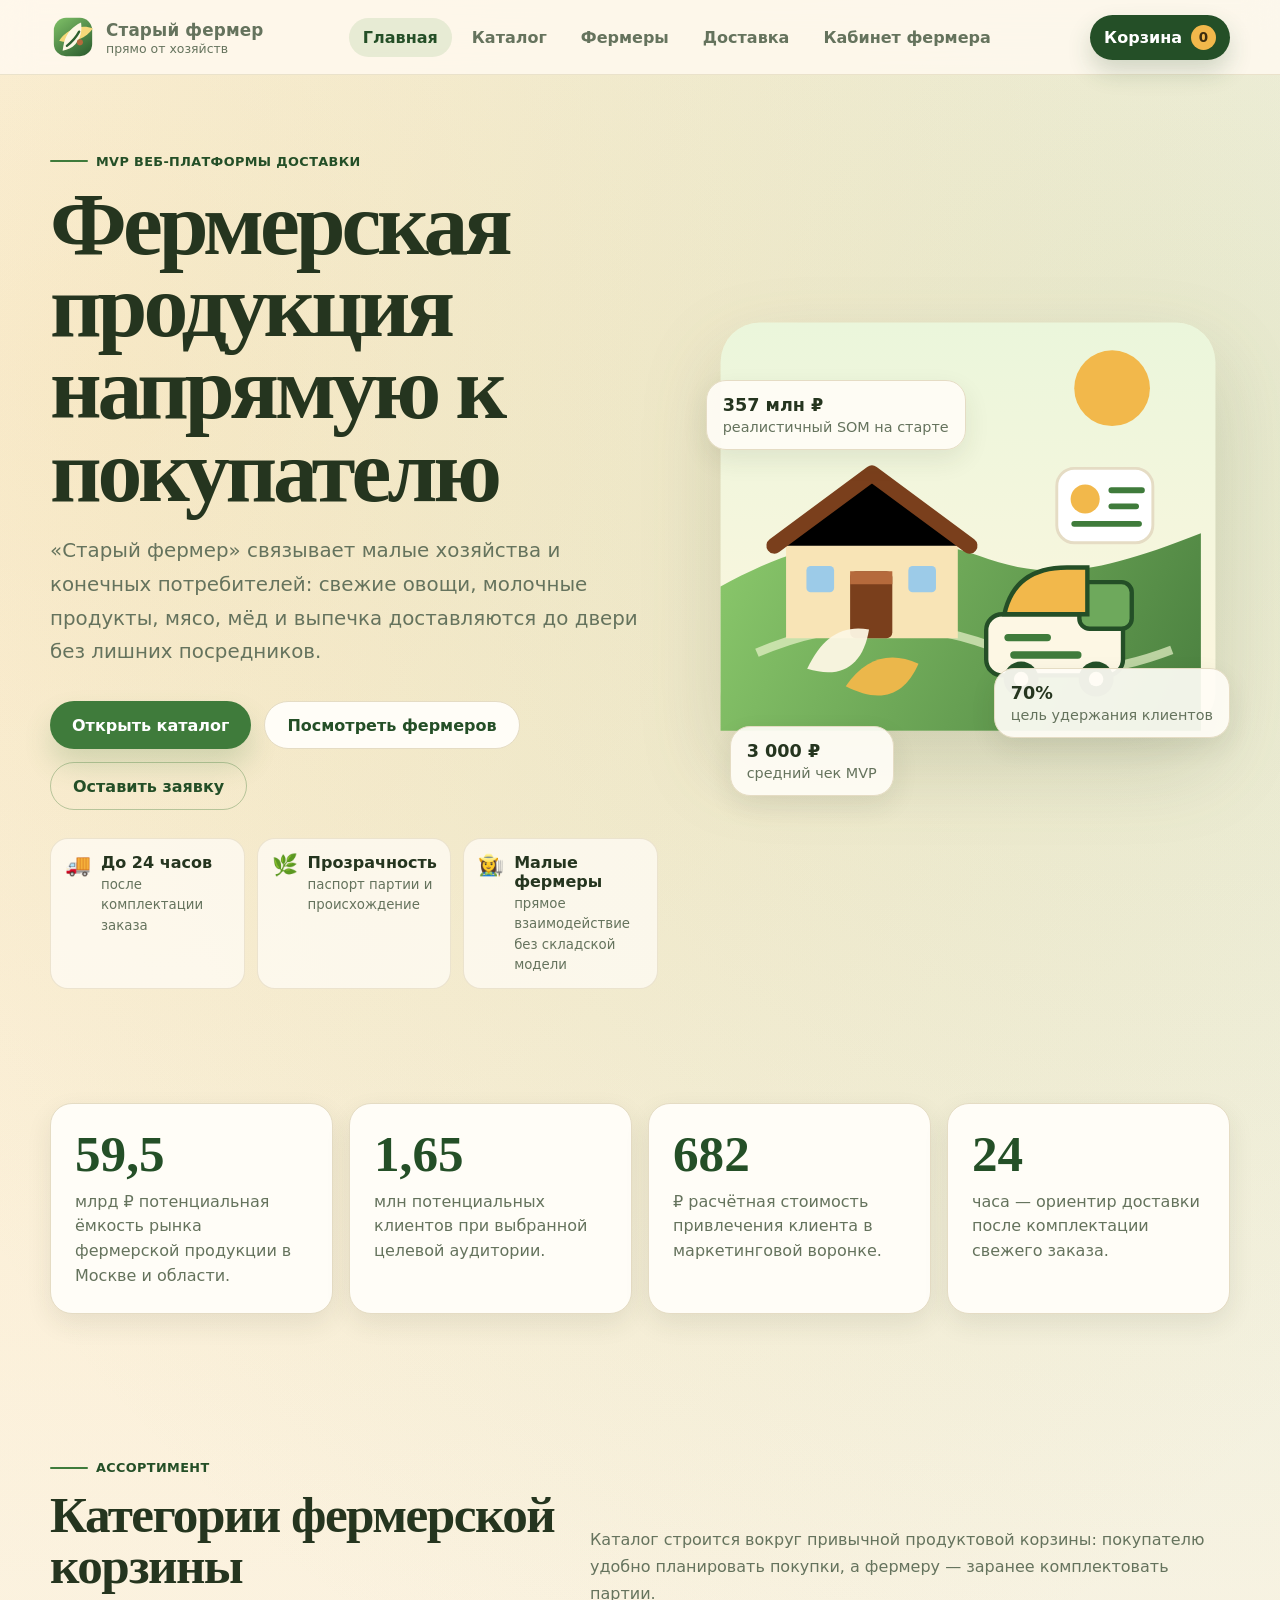
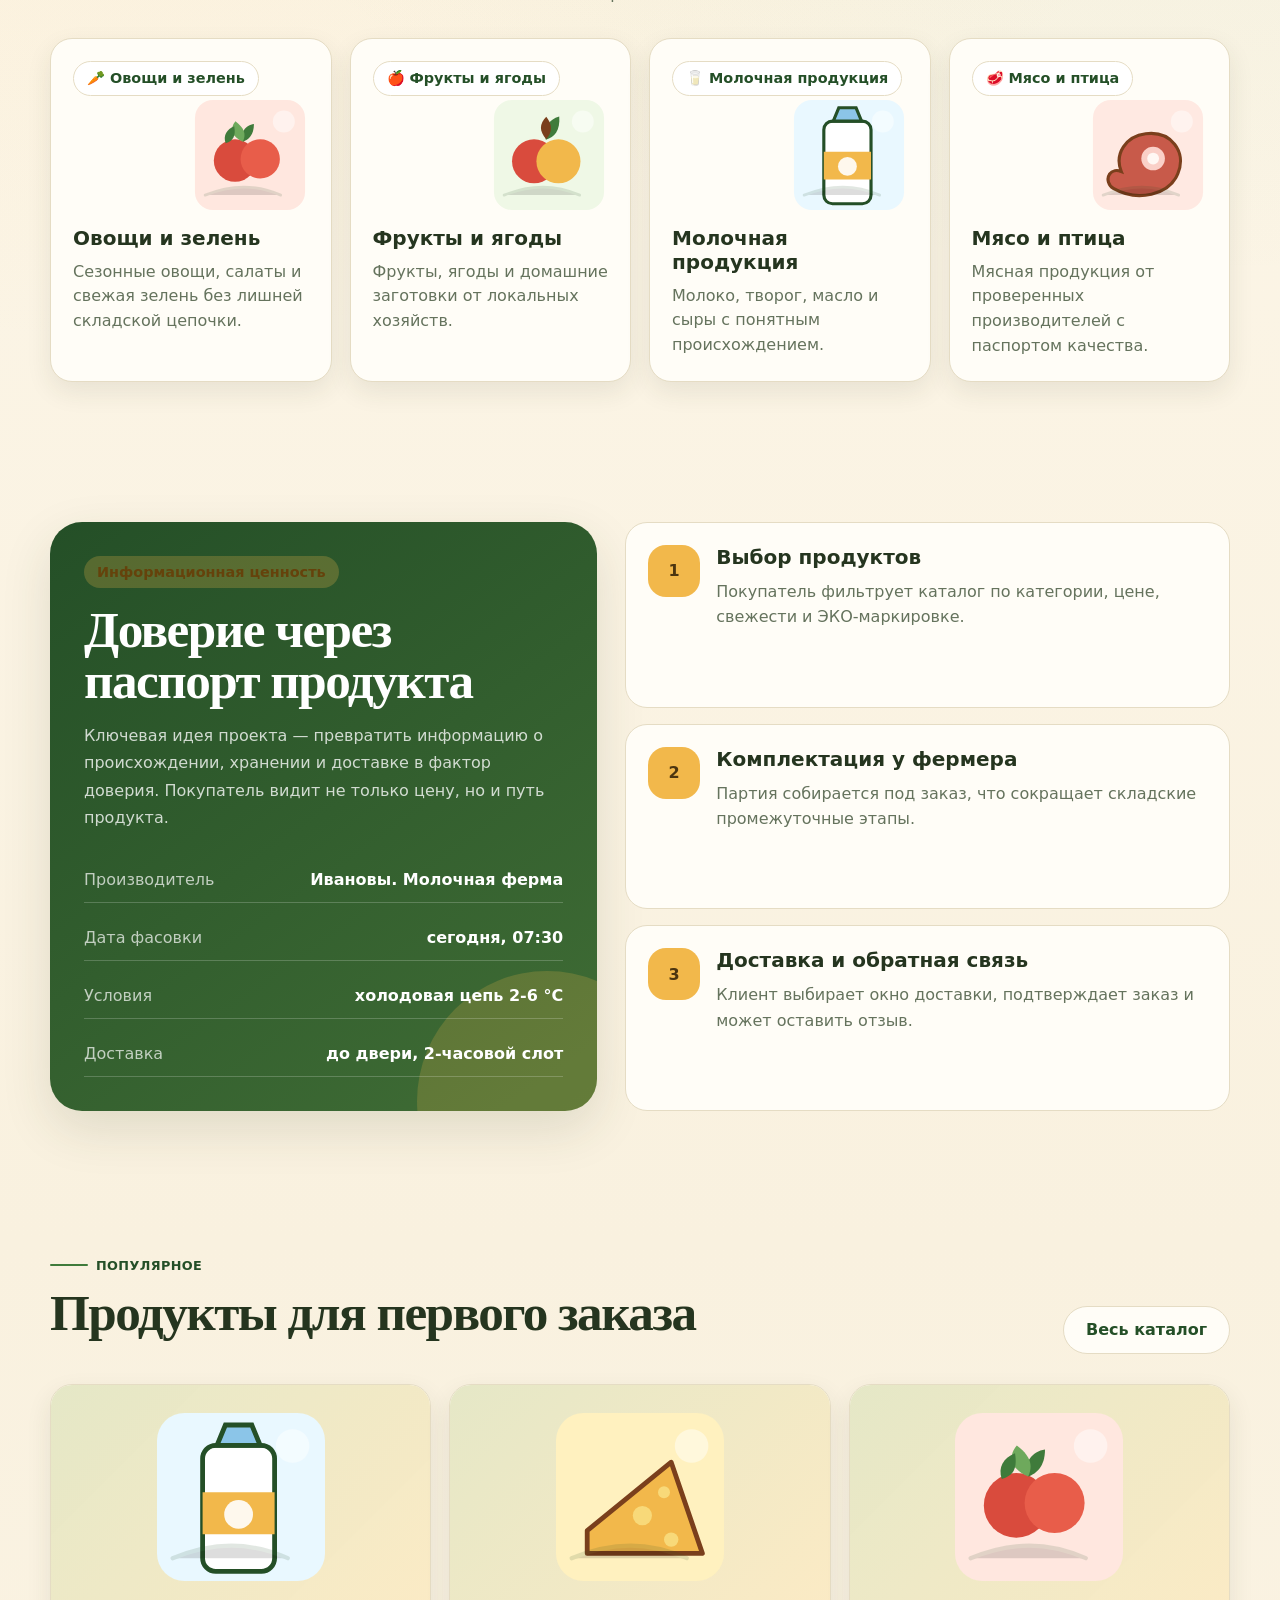
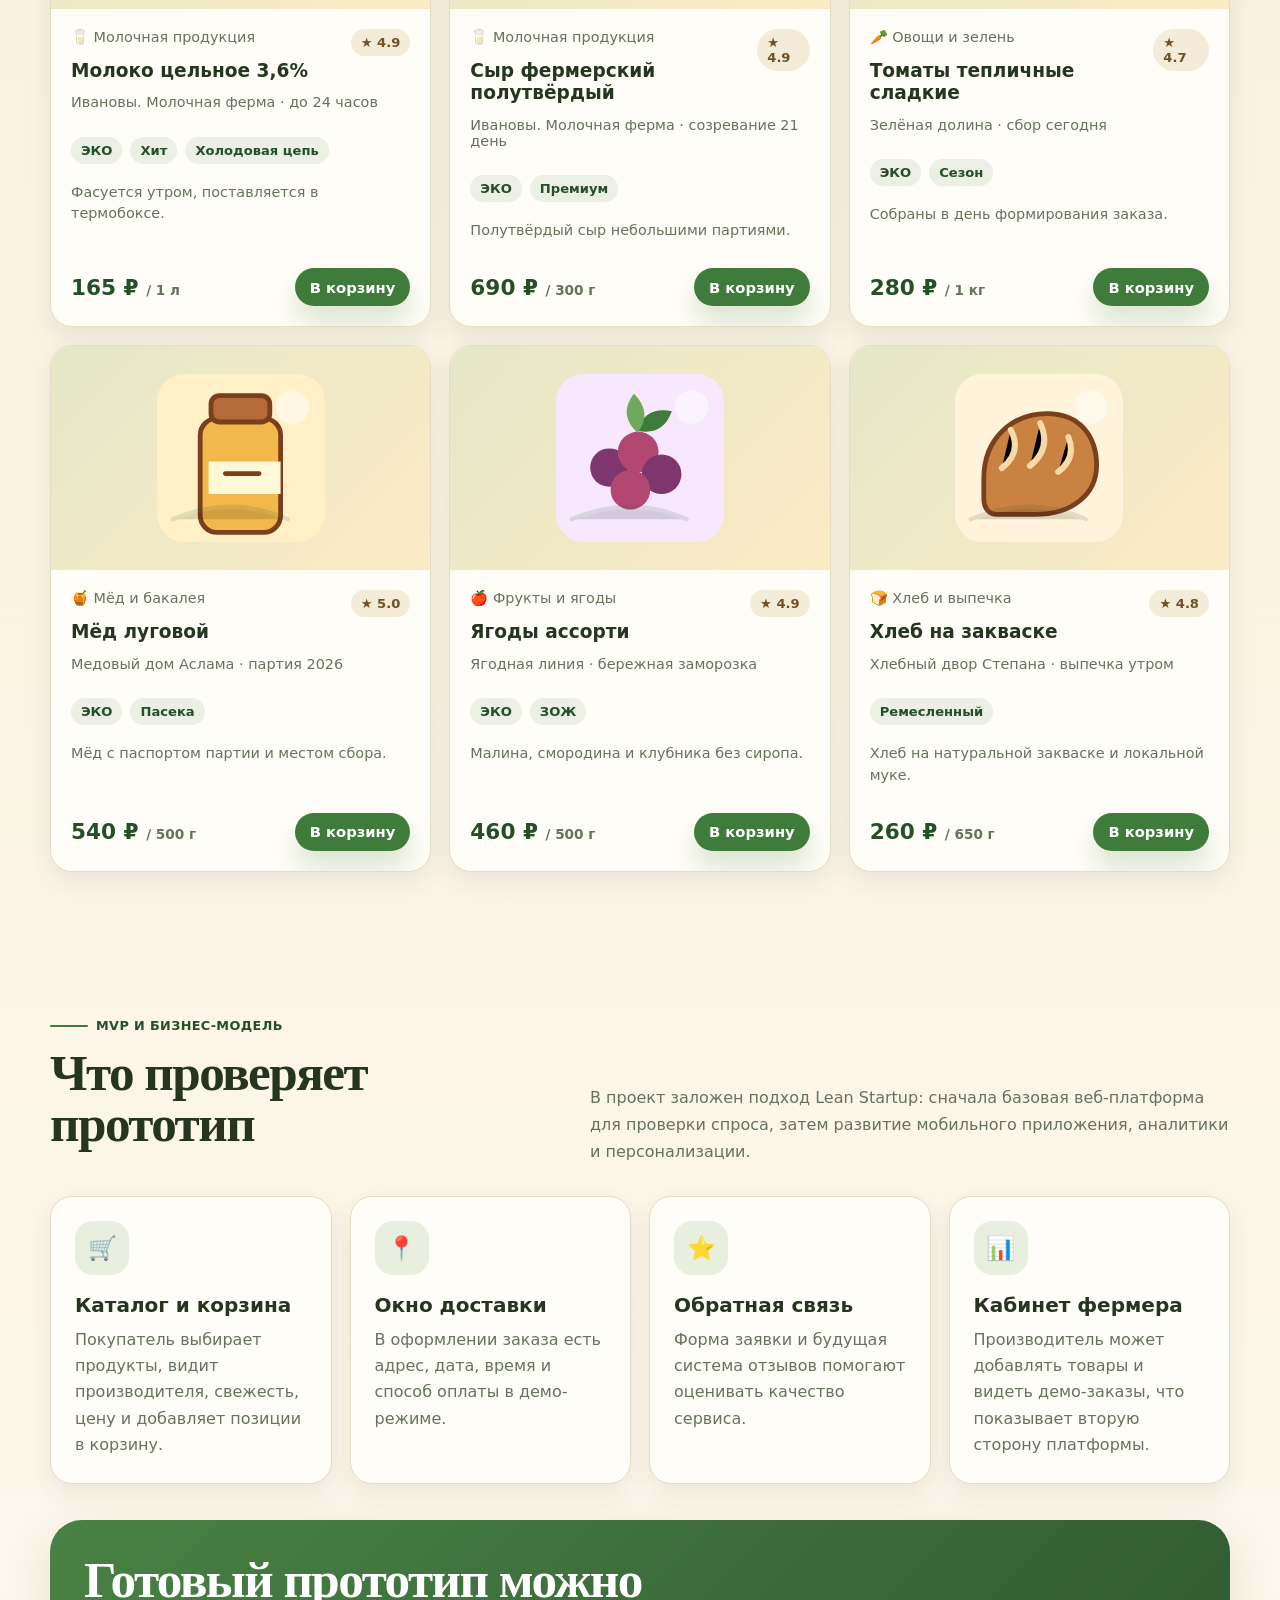
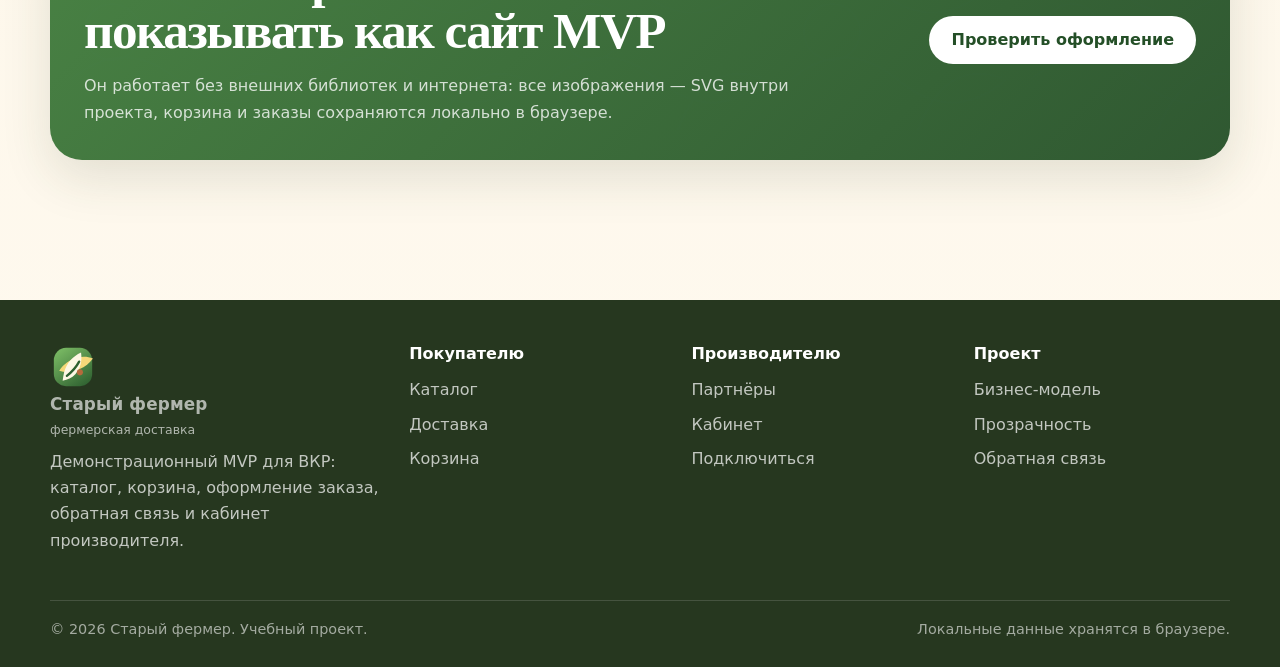
<file: stary-fermer-site 3/index.html>
<!doctype html>
<html lang="ru">
<head>
  <meta charset="utf-8">
  <meta name="viewport" content="width=device-width, initial-scale=1">
  <meta name="description" content="Старый фермер — MVP веб-сервиса доставки фермерской продукции напрямую от малых производителей к конечному потребителю.">
  <title>Главная — Старый фермер</title>
  <link rel="icon" href="assets/img/logo.svg" type="image/svg+xml">
  <link rel="stylesheet" href="assets/css/styles.css">
</head>
<body>
  <a class="skip-link" href="#main">К основному содержимому</a>
  <header class="site-header">
    <div class="container header-inner">
      <a class="logo" href="index.html" aria-label="На главную">
        <img src="assets/img/logo.svg" alt="" aria-hidden="true">
        <span><strong>Старый фермер</strong><span>прямо от хозяйств</span></span>
      </a>
      <button class="nav-toggle" type="button" data-nav-toggle aria-expanded="false" aria-controls="primary-nav" aria-label="Открыть меню">
        <span></span><span></span><span></span>
      </button>
      <nav class="primary-nav" id="primary-nav" data-primary-nav aria-label="Основное меню">
        <a class="nav-link" data-nav-link href="index.html">Главная</a>
        <a class="nav-link" data-nav-link href="catalog.html">Каталог</a>
        <a class="nav-link" data-nav-link href="farmers.html">Фермеры</a>
        <a class="nav-link" data-nav-link href="delivery.html">Доставка</a>
        <a class="nav-link" data-nav-link href="farmer-cabinet.html">Кабинет фермера</a>
      </nav>
      <div class="header-actions">
        <a class="cart-pill" href="cart.html" aria-label="Перейти в корзину"><b>Корзина</b><span data-cart-count>0</span></a>
      </div>
    </div>
  </header>

  <main id="main">

    <section class="hero">
      <div class="container hero-grid">
        <div>
          <span class="kicker">MVP веб-платформы доставки</span>
          <h1>Фермерская продукция напрямую к покупателю</h1>
          <p class="lead">«Старый фермер» связывает малые хозяйства и конечных потребителей: свежие овощи, молочные продукты, мясо, мёд и выпечка доставляются до двери без лишних посредников.</p>
          <div class="hero-actions">
            <a class="btn" href="catalog.html">Открыть каталог</a>
            <a class="btn secondary" href="farmers.html">Посмотреть фермеров</a>
            <button class="btn ghost" type="button" data-open-modal>Оставить заявку</button>
          </div>
          <div class="hero-points">
            <div class="point"><span class="point-icon">🚚</span><div><b>До 24 часов</b><small>после комплектации заказа</small></div></div>
            <div class="point"><span class="point-icon">🌿</span><div><b>Прозрачность</b><small>паспорт партии и происхождение</small></div></div>
            <div class="point"><span class="point-icon">👩‍🌾</span><div><b>Малые фермеры</b><small>прямое взаимодействие без складской модели</small></div></div>
          </div>
        </div>
        <div class="hero-visual" aria-hidden="true">
          <img class="hero-img" src="assets/img/hero-farm.svg" alt="">
          <div class="float-card one"><strong>357 млн ₽</strong><span>реалистичный SOM на старте</span></div>
          <div class="float-card two"><strong>70%</strong><span>цель удержания клиентов</span></div>
          <div class="float-card three"><strong>3 000 ₽</strong><span>средний чек MVP</span></div>
        </div>
      </div>
    </section>

    <section class="section">
      <div class="container">
        <div class="stats-grid">
          <div class="stat-card reveal"><strong>59,5</strong><span>млрд ₽ потенциальная ёмкость рынка фермерской продукции в Москве и области.</span></div>
          <div class="stat-card reveal"><strong>1,65</strong><span>млн потенциальных клиентов при выбранной целевой аудитории.</span></div>
          <div class="stat-card reveal"><strong>682</strong><span>₽ расчётная стоимость привлечения клиента в маркетинговой воронке.</span></div>
          <div class="stat-card reveal"><strong>24</strong><span>часа — ориентир доставки после комплектации свежего заказа.</span></div>
        </div>
      </div>
    </section>

    <section class="section" id="catalog-preview">
      <div class="container">
        <div class="section-head">
          <div>
            <span class="kicker">Ассортимент</span>
            <h2>Категории фермерской корзины</h2>
          </div>
          <p>Каталог строится вокруг привычной продуктовой корзины: покупателю удобно планировать покупки, а фермеру — заранее комплектовать партии.</p>
        </div>
        <div class="category-grid" data-categories-grid></div>
      </div>
    </section>

    <section class="section" id="trust">
      <div class="container traceability">
        <div class="trace-card reveal">
          <span class="badge honey">Информационная ценность</span>
          <h2 style="margin-top:16px">Доверие через паспорт продукта</h2>
          <p>Ключевая идея проекта — превратить информацию о происхождении, хранении и доставке в фактор доверия. Покупатель видит не только цену, но и путь продукта.</p>
          <div class="passport" aria-label="Пример паспорта продукта">
            <div class="passport-row"><span>Производитель</span><b>Ивановы. Молочная ферма</b></div>
            <div class="passport-row"><span>Дата фасовки</span><b>сегодня, 07:30</b></div>
            <div class="passport-row"><span>Условия</span><b>холодовая цепь 2-6 °C</b></div>
            <div class="passport-row"><span>Доставка</span><b>до двери, 2-часовой слот</b></div>
          </div>
        </div>
        <div class="journey">
          <div class="journey-step reveal"><span class="num">1</span><div><h3>Выбор продуктов</h3><p>Покупатель фильтрует каталог по категории, цене, свежести и ЭКО-маркировке.</p></div></div>
          <div class="journey-step reveal"><span class="num">2</span><div><h3>Комплектация у фермера</h3><p>Партия собирается под заказ, что сокращает складские промежуточные этапы.</p></div></div>
          <div class="journey-step reveal"><span class="num">3</span><div><h3>Доставка и обратная связь</h3><p>Клиент выбирает окно доставки, подтверждает заказ и может оставить отзыв.</p></div></div>
        </div>
      </div>
    </section>

    <section class="section">
      <div class="container">
        <div class="section-head">
          <div>
            <span class="kicker">Популярное</span>
            <h2>Продукты для первого заказа</h2>
          </div>
          <a class="btn secondary" href="catalog.html">Весь каталог</a>
        </div>
        <div class="product-grid" data-featured-products></div>
      </div>
    </section>

    <section class="section" id="model">
      <div class="container">
        <div class="section-head">
          <div>
            <span class="kicker">MVP и бизнес-модель</span>
            <h2>Что проверяет прототип</h2>
          </div>
          <p>В проект заложен подход Lean Startup: сначала базовая веб-платформа для проверки спроса, затем развитие мобильного приложения, аналитики и персонализации.</p>
        </div>
        <div class="info-grid">
          <div class="info-card reveal"><div class="icon">🛒</div><h3>Каталог и корзина</h3><p>Покупатель выбирает продукты, видит производителя, свежесть, цену и добавляет позиции в корзину.</p></div>
          <div class="info-card reveal"><div class="icon">📍</div><h3>Окно доставки</h3><p>В оформлении заказа есть адрес, дата, время и способ оплаты в демо-режиме.</p></div>
          <div class="info-card reveal"><div class="icon">⭐</div><h3>Обратная связь</h3><p>Форма заявки и будущая система отзывов помогают оценивать качество сервиса.</p></div>
          <div class="info-card reveal"><div class="icon">📊</div><h3>Кабинет фермера</h3><p>Производитель может добавлять товары и видеть демо-заказы, что показывает вторую сторону платформы.</p></div>
        </div>
        <div class="cta-box reveal">
          <div>
            <h2>Готовый прототип можно показывать как сайт MVP</h2>
            <p>Он работает без внешних библиотек и интернета: все изображения — SVG внутри проекта, корзина и заказы сохраняются локально в браузере.</p>
          </div>
          <a class="btn" href="cart.html">Проверить оформление</a>
        </div>
      </div>
    </section>

  </main>

  <div class="modal-backdrop" data-modal aria-hidden="true">
    <div class="modal" role="dialog" aria-modal="true" aria-labelledby="modal-title">
      <div class="modal-head">
        <div>
          <span class="badge">Обратная связь</span>
          <h3 id="modal-title" style="margin-top:12px">Связаться с сервисом</h3>
        </div>
        <button class="modal-close" type="button" data-close-modal aria-label="Закрыть">×</button>
      </div>
      <form data-demo-form>
        <div class="form-grid">
          <div class="form-field">
            <label for="modal-name">Имя</label>
            <input class="input" id="modal-name" name="name" required placeholder="Ваше имя">
          </div>
          <div class="form-field">
            <label for="modal-phone">Телефон</label>
            <input class="input" id="modal-phone" name="phone" required placeholder="+7">
          </div>
          <div class="form-field full">
            <label for="modal-message">Сообщение</label>
            <textarea class="textarea" id="modal-message" name="message" placeholder="Вопрос о продукции, доставке или подключении фермера"></textarea>
          </div>
        </div>
        <button class="btn full" type="submit" style="margin-top:16px">Сохранить заявку</button>
      </form>
    </div>
  </div>

  <footer class="footer">
    <div class="container">
      <div class="footer-grid">
        <div>
          <a class="logo" href="index.html">
            <img src="assets/img/logo.svg" alt="Логотип Старый фермер">
            <span><strong>Старый фермер</strong><span>фермерская доставка</span></span>
          </a>
          <p>Демонстрационный MVP для ВКР: каталог, корзина, оформление заказа, обратная связь и кабинет производителя.</p>
        </div>
        <div>
          <h4>Покупателю</h4>
          <a href="catalog.html">Каталог</a>
          <a href="delivery.html">Доставка</a>
          <a href="cart.html">Корзина</a>
        </div>
        <div>
          <h4>Производителю</h4>
          <a href="farmers.html">Партнёры</a>
          <a href="farmer-cabinet.html">Кабинет</a>
          <a href="#" data-open-modal>Подключиться</a>
        </div>
        <div>
          <h4>Проект</h4>
          <a href="index.html#model">Бизнес-модель</a>
          <a href="index.html#trust">Прозрачность</a>
          <a href="#" data-open-modal>Обратная связь</a>
        </div>
      </div>
      <div class="footer-bottom">
        <span>© 2026 Старый фермер. Учебный проект.</span>
        <span>Локальные данные хранятся в браузере.</span>
      </div>
    </div>
  </footer>

  <script src="assets/js/data.js"></script>
  <script src="assets/js/main.js"></script>
  
</body>
</html>
</file>
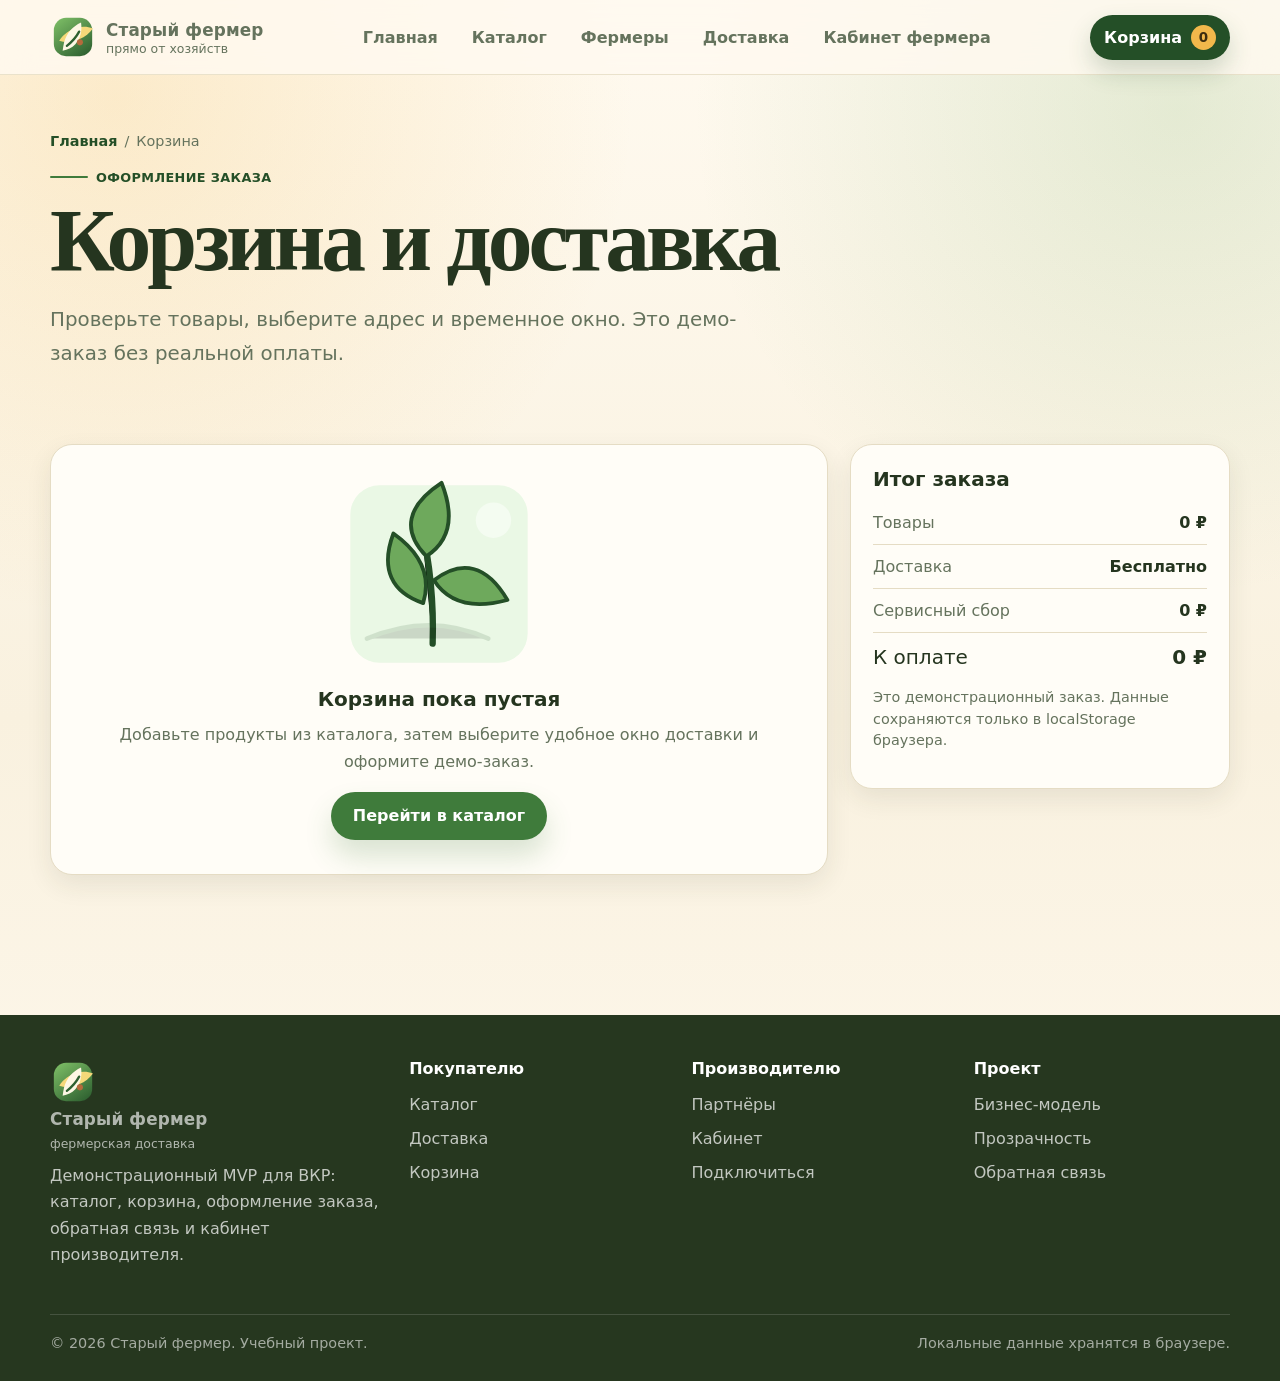
<file: stary-fermer-site 3/cart.html>
<!doctype html>
<html lang="ru">
<head>
  <meta charset="utf-8">
  <meta name="viewport" content="width=device-width, initial-scale=1">
  <meta name="description" content="Старый фермер — MVP веб-сервиса доставки фермерской продукции напрямую от малых производителей к конечному потребителю.">
  <title>Корзина — Старый фермер</title>
  <link rel="icon" href="assets/img/logo.svg" type="image/svg+xml">
  <link rel="stylesheet" href="assets/css/styles.css">
</head>
<body>
  <a class="skip-link" href="#main">К основному содержимому</a>
  <header class="site-header">
    <div class="container header-inner">
      <a class="logo" href="index.html" aria-label="На главную">
        <img src="assets/img/logo.svg" alt="" aria-hidden="true">
        <span><strong>Старый фермер</strong><span>прямо от хозяйств</span></span>
      </a>
      <button class="nav-toggle" type="button" data-nav-toggle aria-expanded="false" aria-controls="primary-nav" aria-label="Открыть меню">
        <span></span><span></span><span></span>
      </button>
      <nav class="primary-nav" id="primary-nav" data-primary-nav aria-label="Основное меню">
        <a class="nav-link" data-nav-link href="index.html">Главная</a>
        <a class="nav-link" data-nav-link href="catalog.html">Каталог</a>
        <a class="nav-link" data-nav-link href="farmers.html">Фермеры</a>
        <a class="nav-link" data-nav-link href="delivery.html">Доставка</a>
        <a class="nav-link" data-nav-link href="farmer-cabinet.html">Кабинет фермера</a>
      </nav>
      <div class="header-actions">
        <a class="cart-pill" href="cart.html" aria-label="Перейти в корзину"><b>Корзина</b><span data-cart-count>0</span></a>
      </div>
    </div>
  </header>

  <main id="main">

    <section class="page-hero">
      <div class="container page-hero-grid">
        <div>
          <div class="breadcrumbs"><a href="index.html">Главная</a><span>/</span><span>Корзина</span></div>
          <span class="kicker">Оформление заказа</span>
          <h1>Корзина и доставка</h1>
          <p class="lead">Проверьте товары, выберите адрес и временное окно. Это демо-заказ без реальной оплаты.</p>
        </div>
      </div>
    </section>

    <section class="section" style="padding-top:24px">
      <div class="container cart-layout">
        <div>
          <div class="cart-items" data-cart-items></div>
          <form class="checkout-card" data-checkout-form>
            <span class="badge">Данные покупателя</span>
            <h2 style="margin-top:14px">Оформить заказ</h2>
            <div class="form-grid">
              <div class="form-field">
                <label for="name">Имя</label>
                <input class="input" id="name" name="name" required placeholder="Дарья">
              </div>
              <div class="form-field">
                <label for="phone">Телефон</label>
                <input class="input" id="phone" name="phone" required placeholder="+7 900 000-00-00">
              </div>
              <div class="form-field full">
                <label for="address">Адрес доставки</label>
                <input class="input" id="address" name="address" required placeholder="Москва, улица, дом, квартира">
              </div>
              <div class="form-field">
                <label for="date">Дата доставки</label>
                <input class="input" id="date" name="date" type="date" data-slot-date required>
              </div>
              <div class="form-field">
                <label for="time">Время</label>
                <select class="select" id="time" name="time" required>
                  <option value="10:00-12:00">10:00-12:00</option>
                  <option value="12:00-14:00">12:00-14:00</option>
                  <option value="16:00-18:00">16:00-18:00</option>
                  <option value="18:00-20:00">18:00-20:00</option>
                </select>
              </div>
              <div class="form-field full">
                <label>Оплата</label>
                <div class="radio-grid">
                  <label class="radio-card"><input type="radio" name="payment" value="card-demo" checked><span><b>Картой онлайн</b><span>демо-подтверждение без списания</span></span></label>
                  <label class="radio-card"><input type="radio" name="payment" value="after-check"><span><b>После проверки</b><span>подтверждение оператором</span></span></label>
                </div>
              </div>
              <div class="form-field full">
                <label for="comment">Комментарий</label>
                <textarea class="textarea" id="comment" name="comment" placeholder="Например: оставить у двери, позвонить за 15 минут"></textarea>
              </div>
            </div>
            <button class="btn full" type="submit" style="margin-top:18px">Подтвердить демо-заказ</button>
            <p class="help-text">После оформления заказ появится в «Кабинете фермера» как демонстрационная запись.</p>
          </form>
          <div data-order-confirmation></div>
        </div>
        <aside class="cart-summary" data-cart-summary aria-label="Итог заказа"></aside>
      </div>
    </section>

  </main>

  <div class="modal-backdrop" data-modal aria-hidden="true">
    <div class="modal" role="dialog" aria-modal="true" aria-labelledby="modal-title">
      <div class="modal-head">
        <div>
          <span class="badge">Обратная связь</span>
          <h3 id="modal-title" style="margin-top:12px">Связаться с сервисом</h3>
        </div>
        <button class="modal-close" type="button" data-close-modal aria-label="Закрыть">×</button>
      </div>
      <form data-demo-form>
        <div class="form-grid">
          <div class="form-field">
            <label for="modal-name">Имя</label>
            <input class="input" id="modal-name" name="name" required placeholder="Ваше имя">
          </div>
          <div class="form-field">
            <label for="modal-phone">Телефон</label>
            <input class="input" id="modal-phone" name="phone" required placeholder="+7">
          </div>
          <div class="form-field full">
            <label for="modal-message">Сообщение</label>
            <textarea class="textarea" id="modal-message" name="message" placeholder="Вопрос о продукции, доставке или подключении фермера"></textarea>
          </div>
        </div>
        <button class="btn full" type="submit" style="margin-top:16px">Сохранить заявку</button>
      </form>
    </div>
  </div>

  <footer class="footer">
    <div class="container">
      <div class="footer-grid">
        <div>
          <a class="logo" href="index.html">
            <img src="assets/img/logo.svg" alt="Логотип Старый фермер">
            <span><strong>Старый фермер</strong><span>фермерская доставка</span></span>
          </a>
          <p>Демонстрационный MVP для ВКР: каталог, корзина, оформление заказа, обратная связь и кабинет производителя.</p>
        </div>
        <div>
          <h4>Покупателю</h4>
          <a href="catalog.html">Каталог</a>
          <a href="delivery.html">Доставка</a>
          <a href="cart.html">Корзина</a>
        </div>
        <div>
          <h4>Производителю</h4>
          <a href="farmers.html">Партнёры</a>
          <a href="farmer-cabinet.html">Кабинет</a>
          <a href="#" data-open-modal>Подключиться</a>
        </div>
        <div>
          <h4>Проект</h4>
          <a href="index.html#model">Бизнес-модель</a>
          <a href="index.html#trust">Прозрачность</a>
          <a href="#" data-open-modal>Обратная связь</a>
        </div>
      </div>
      <div class="footer-bottom">
        <span>© 2026 Старый фермер. Учебный проект.</span>
        <span>Локальные данные хранятся в браузере.</span>
      </div>
    </div>
  </footer>

  <script src="assets/js/data.js"></script>
  <script src="assets/js/main.js"></script>
  <script src="assets/js/cart.js"></script>
</body>
</html>
</file>
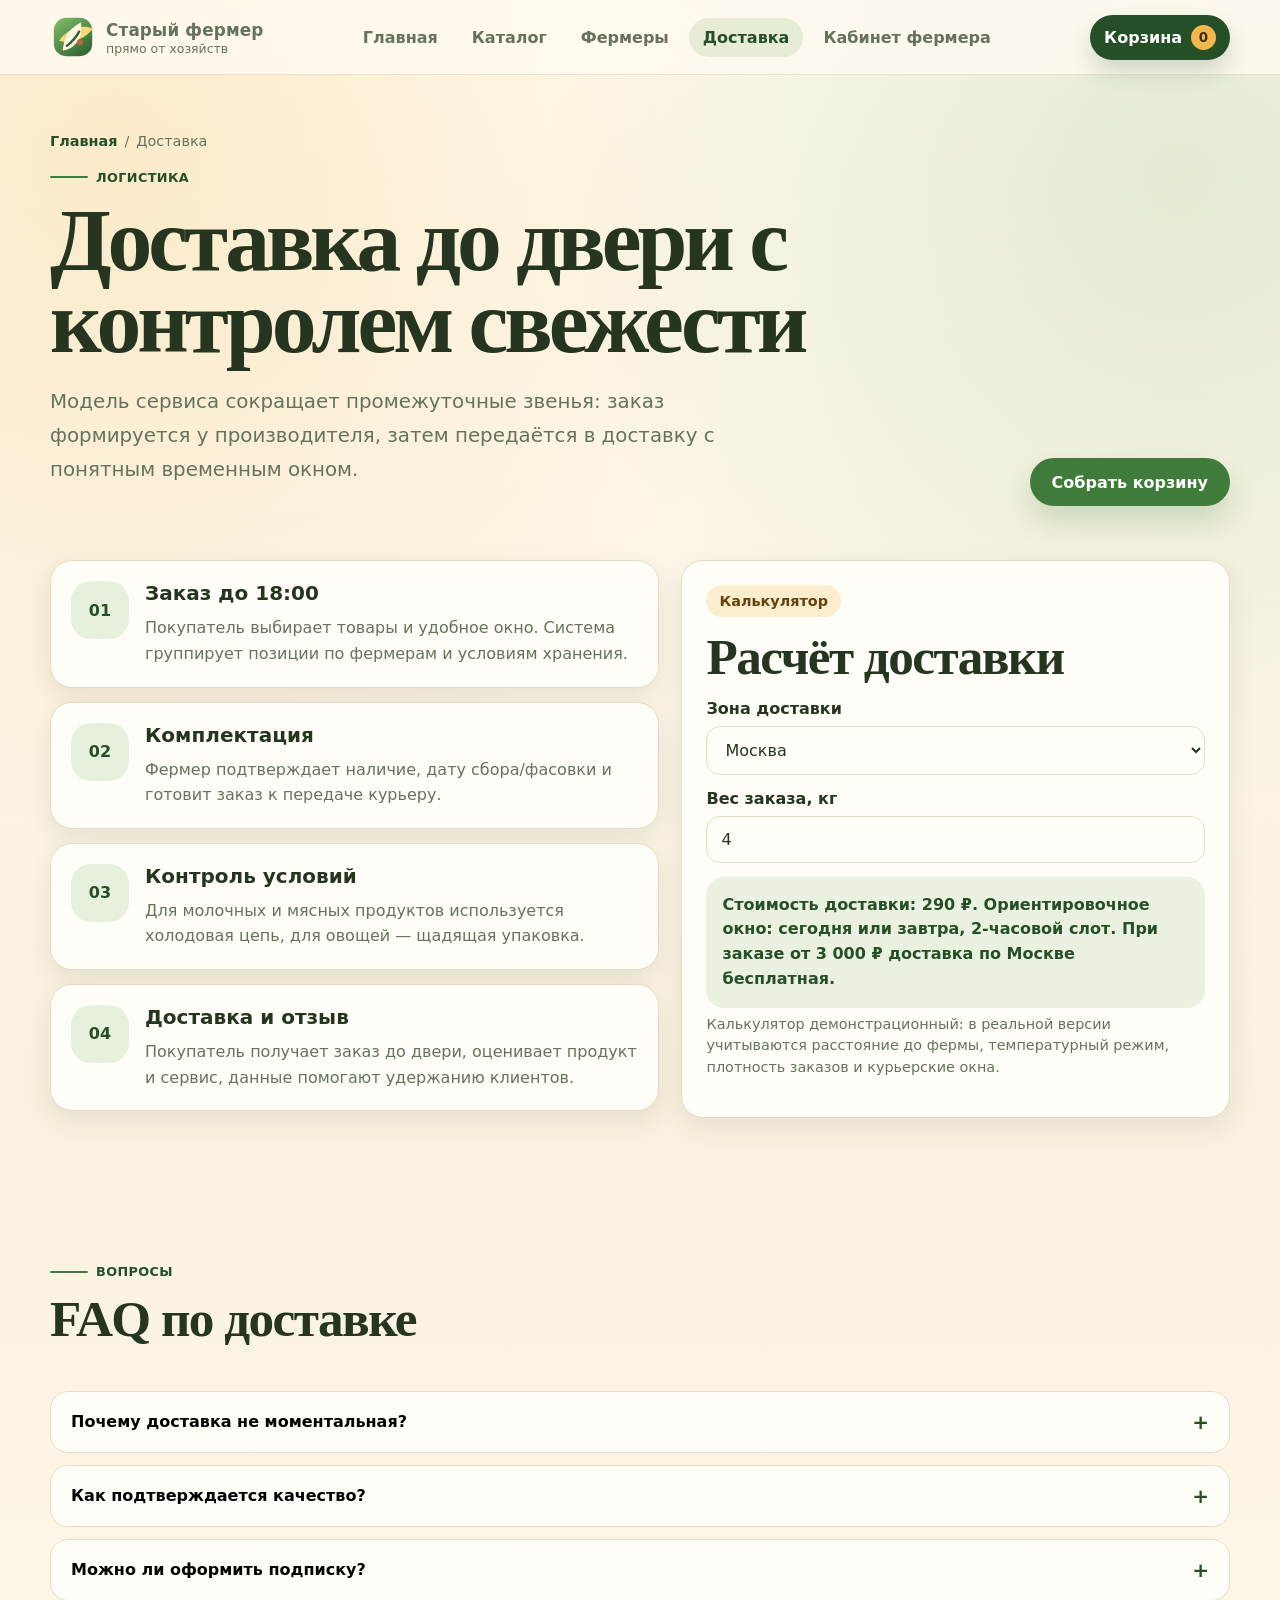
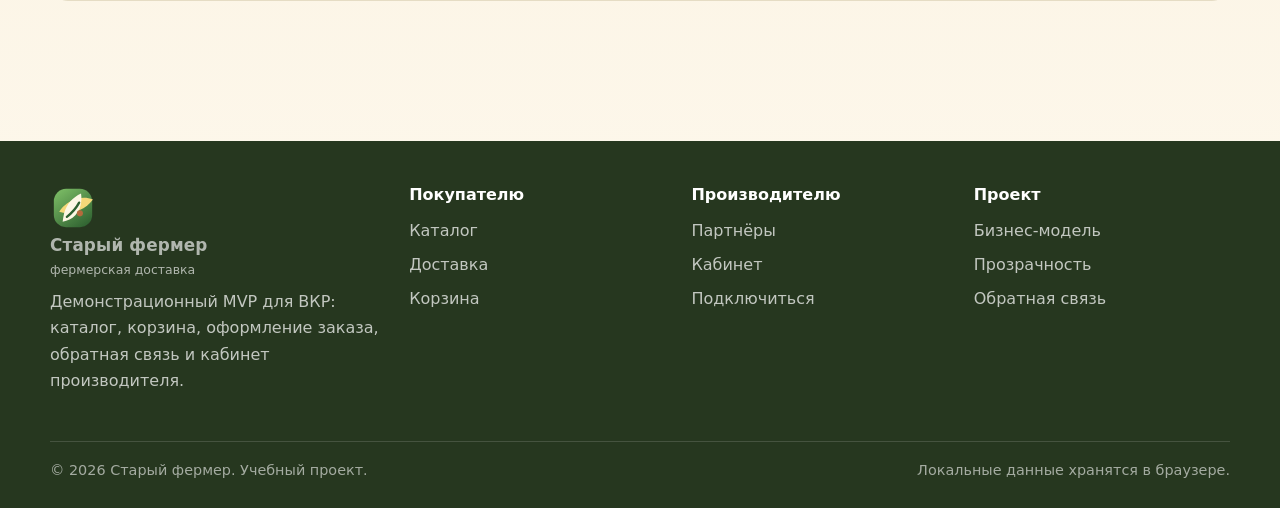
<file: stary-fermer-site 3/delivery.html>
<!doctype html>
<html lang="ru">
<head>
  <meta charset="utf-8">
  <meta name="viewport" content="width=device-width, initial-scale=1">
  <meta name="description" content="Старый фермер — MVP веб-сервиса доставки фермерской продукции напрямую от малых производителей к конечному потребителю.">
  <title>Доставка — Старый фермер</title>
  <link rel="icon" href="assets/img/logo.svg" type="image/svg+xml">
  <link rel="stylesheet" href="assets/css/styles.css">
</head>
<body>
  <a class="skip-link" href="#main">К основному содержимому</a>
  <header class="site-header">
    <div class="container header-inner">
      <a class="logo" href="index.html" aria-label="На главную">
        <img src="assets/img/logo.svg" alt="" aria-hidden="true">
        <span><strong>Старый фермер</strong><span>прямо от хозяйств</span></span>
      </a>
      <button class="nav-toggle" type="button" data-nav-toggle aria-expanded="false" aria-controls="primary-nav" aria-label="Открыть меню">
        <span></span><span></span><span></span>
      </button>
      <nav class="primary-nav" id="primary-nav" data-primary-nav aria-label="Основное меню">
        <a class="nav-link" data-nav-link href="index.html">Главная</a>
        <a class="nav-link" data-nav-link href="catalog.html">Каталог</a>
        <a class="nav-link" data-nav-link href="farmers.html">Фермеры</a>
        <a class="nav-link" data-nav-link href="delivery.html">Доставка</a>
        <a class="nav-link" data-nav-link href="farmer-cabinet.html">Кабинет фермера</a>
      </nav>
      <div class="header-actions">
        <a class="cart-pill" href="cart.html" aria-label="Перейти в корзину"><b>Корзина</b><span data-cart-count>0</span></a>
      </div>
    </div>
  </header>

  <main id="main">

    <section class="page-hero">
      <div class="container page-hero-grid">
        <div>
          <div class="breadcrumbs"><a href="index.html">Главная</a><span>/</span><span>Доставка</span></div>
          <span class="kicker">Логистика</span>
          <h1>Доставка до двери с контролем свежести</h1>
          <p class="lead">Модель сервиса сокращает промежуточные звенья: заказ формируется у производителя, затем передаётся в доставку с понятным временным окном.</p>
        </div>
        <a class="btn" href="catalog.html">Собрать корзину</a>
      </div>
    </section>

    <section class="section" style="padding-top:24px">
      <div class="container delivery-grid">
        <div class="timeline">
          <div class="timeline-card reveal"><span class="time">01</span><div><h3>Заказ до 18:00</h3><p>Покупатель выбирает товары и удобное окно. Система группирует позиции по фермерам и условиям хранения.</p></div></div>
          <div class="timeline-card reveal"><span class="time">02</span><div><h3>Комплектация</h3><p>Фермер подтверждает наличие, дату сбора/фасовки и готовит заказ к передаче курьеру.</p></div></div>
          <div class="timeline-card reveal"><span class="time">03</span><div><h3>Контроль условий</h3><p>Для молочных и мясных продуктов используется холодовая цепь, для овощей — щадящая упаковка.</p></div></div>
          <div class="timeline-card reveal"><span class="time">04</span><div><h3>Доставка и отзыв</h3><p>Покупатель получает заказ до двери, оценивает продукт и сервис, данные помогают удержанию клиентов.</p></div></div>
        </div>

        <div class="form-card reveal">
          <span class="badge honey">Калькулятор</span>
          <h2 style="margin-top:14px">Расчёт доставки</h2>
          <div class="form-grid">
            <div class="form-field full">
              <label for="zone">Зона доставки</label>
              <select class="select" id="zone" data-delivery-zone>
                <option value="moscow">Москва</option>
                <option value="near">Ближнее Подмосковье</option>
                <option value="region">Московская область</option>
              </select>
            </div>
            <div class="form-field full">
              <label for="weight">Вес заказа, кг</label>
              <input class="input" id="weight" data-delivery-weight type="number" min="1" max="30" value="4">
            </div>
          </div>
          <div class="calculator-result" data-delivery-result></div>
          <p class="help-text">Калькулятор демонстрационный: в реальной версии учитываются расстояние до фермы, температурный режим, плотность заказов и курьерские окна.</p>
        </div>
      </div>
    </section>

    <section class="section">
      <div class="container">
        <div class="section-head">
          <div>
            <span class="kicker">Вопросы</span>
            <h2>FAQ по доставке</h2>
          </div>
        </div>
        <div class="faq">
          <div class="faq-item"><button class="faq-question" type="button" data-faq-question aria-expanded="false"><span>Почему доставка не моментальная?</span><span>+</span></button><div class="faq-answer">Сервис делает акцент на свежести и прямой связи с производителем. Партии комплектуются под заказ, поэтому оптимальное окно — до 24 часов после подтверждения.</div></div>
          <div class="faq-item"><button class="faq-question" type="button" data-faq-question aria-expanded="false"><span>Как подтверждается качество?</span><span>+</span></button><div class="faq-answer">В MVP показан паспорт продукта: производитель, дата фасовки, условия хранения и документы. В реальной версии эти данные подтверждаются интеграциями и проверками.</div></div>
          <div class="faq-item"><button class="faq-question" type="button" data-faq-question aria-expanded="false"><span>Можно ли оформить подписку?</span><span>+</span></button><div class="faq-answer">Да, подписка заложена как инструмент удержания: регулярная семейная корзина, персональные предложения и фермер-баллы.</div></div>
        </div>
      </div>
    </section>

  </main>

  <div class="modal-backdrop" data-modal aria-hidden="true">
    <div class="modal" role="dialog" aria-modal="true" aria-labelledby="modal-title">
      <div class="modal-head">
        <div>
          <span class="badge">Обратная связь</span>
          <h3 id="modal-title" style="margin-top:12px">Связаться с сервисом</h3>
        </div>
        <button class="modal-close" type="button" data-close-modal aria-label="Закрыть">×</button>
      </div>
      <form data-demo-form>
        <div class="form-grid">
          <div class="form-field">
            <label for="modal-name">Имя</label>
            <input class="input" id="modal-name" name="name" required placeholder="Ваше имя">
          </div>
          <div class="form-field">
            <label for="modal-phone">Телефон</label>
            <input class="input" id="modal-phone" name="phone" required placeholder="+7">
          </div>
          <div class="form-field full">
            <label for="modal-message">Сообщение</label>
            <textarea class="textarea" id="modal-message" name="message" placeholder="Вопрос о продукции, доставке или подключении фермера"></textarea>
          </div>
        </div>
        <button class="btn full" type="submit" style="margin-top:16px">Сохранить заявку</button>
      </form>
    </div>
  </div>

  <footer class="footer">
    <div class="container">
      <div class="footer-grid">
        <div>
          <a class="logo" href="index.html">
            <img src="assets/img/logo.svg" alt="Логотип Старый фермер">
            <span><strong>Старый фермер</strong><span>фермерская доставка</span></span>
          </a>
          <p>Демонстрационный MVP для ВКР: каталог, корзина, оформление заказа, обратная связь и кабинет производителя.</p>
        </div>
        <div>
          <h4>Покупателю</h4>
          <a href="catalog.html">Каталог</a>
          <a href="delivery.html">Доставка</a>
          <a href="cart.html">Корзина</a>
        </div>
        <div>
          <h4>Производителю</h4>
          <a href="farmers.html">Партнёры</a>
          <a href="farmer-cabinet.html">Кабинет</a>
          <a href="#" data-open-modal>Подключиться</a>
        </div>
        <div>
          <h4>Проект</h4>
          <a href="index.html#model">Бизнес-модель</a>
          <a href="index.html#trust">Прозрачность</a>
          <a href="#" data-open-modal>Обратная связь</a>
        </div>
      </div>
      <div class="footer-bottom">
        <span>© 2026 Старый фермер. Учебный проект.</span>
        <span>Локальные данные хранятся в браузере.</span>
      </div>
    </div>
  </footer>

  <script src="assets/js/data.js"></script>
  <script src="assets/js/main.js"></script>
  
</body>
</html>
</file>
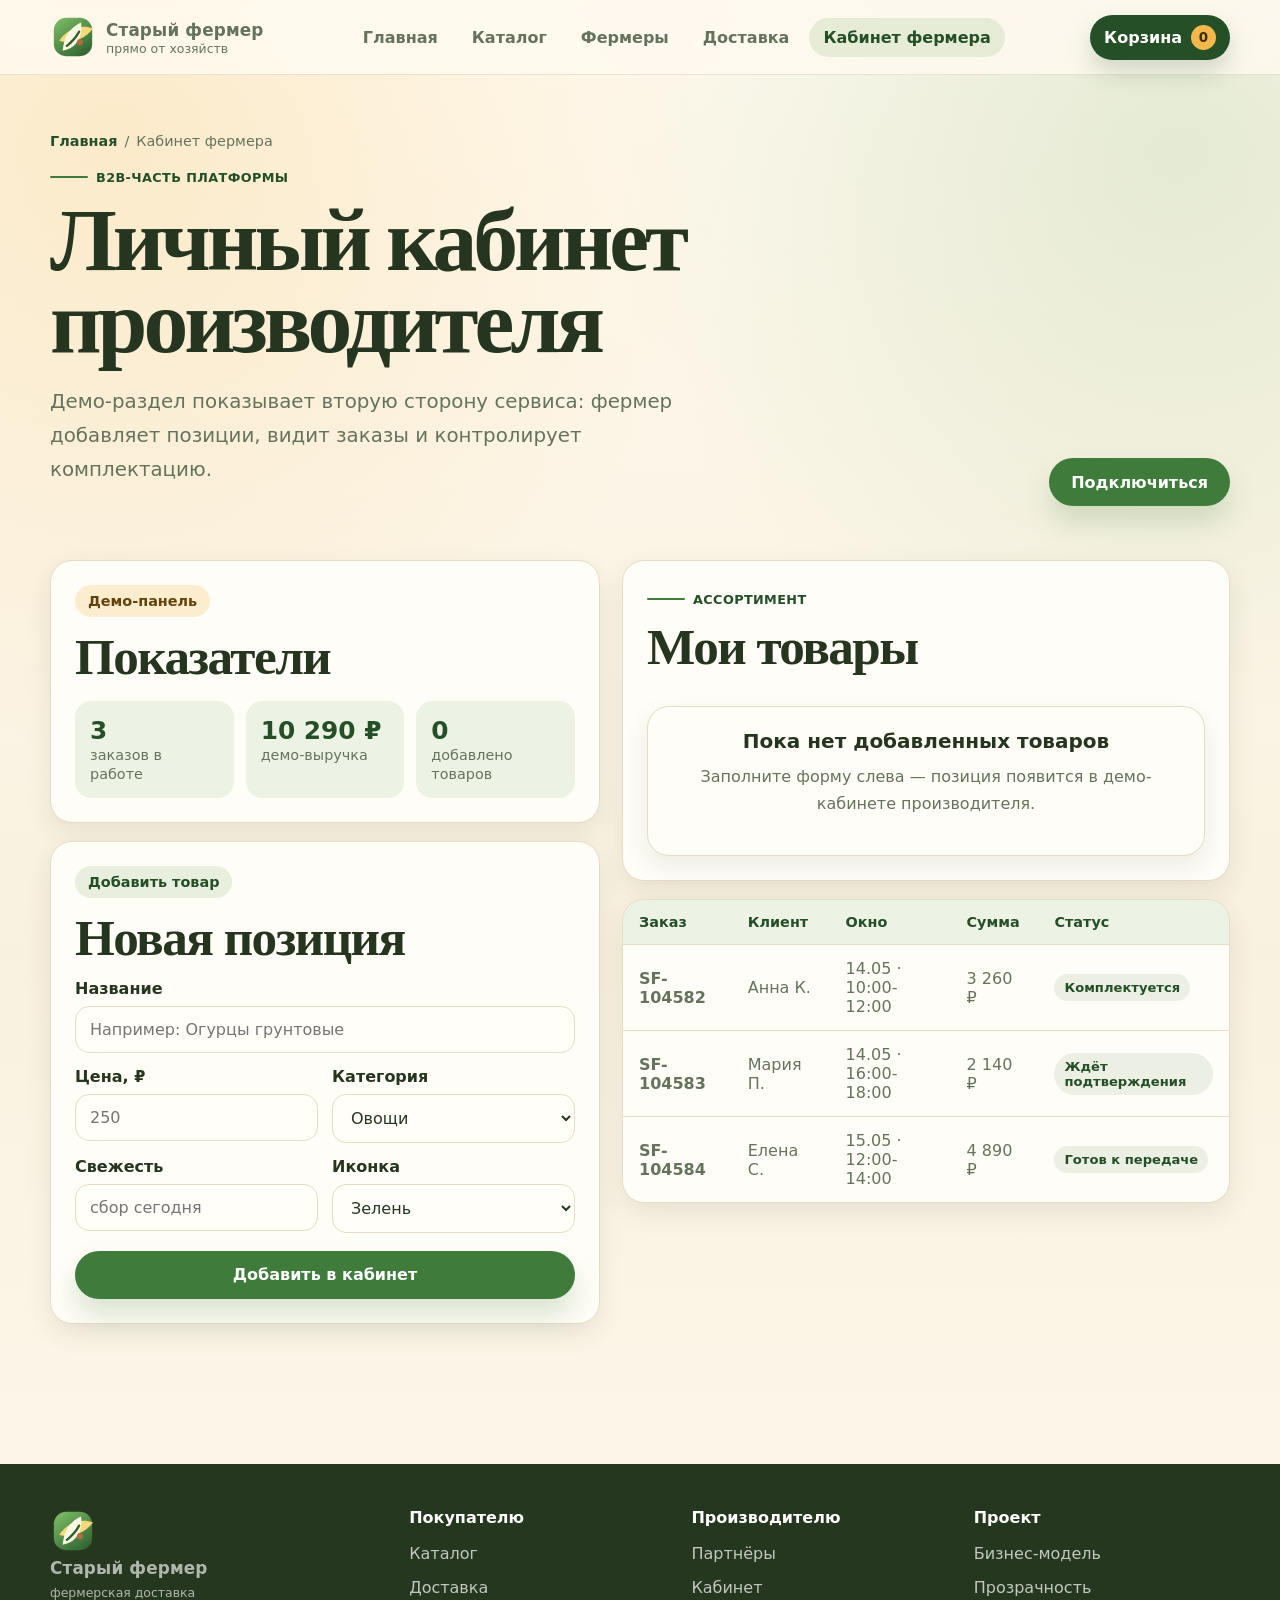
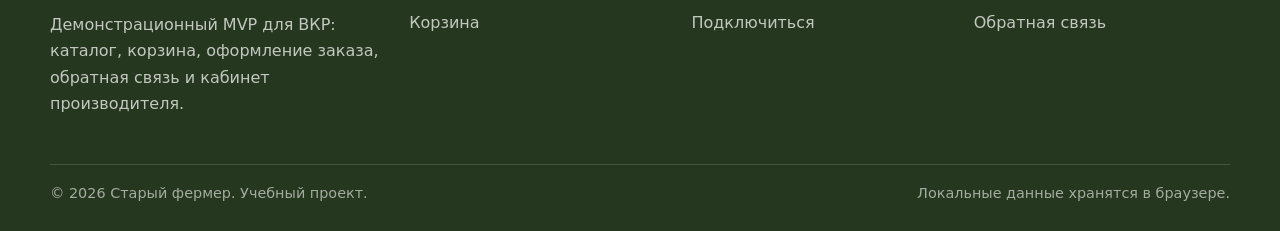
<file: stary-fermer-site 3/farmer-cabinet.html>
<!doctype html>
<html lang="ru">
<head>
  <meta charset="utf-8">
  <meta name="viewport" content="width=device-width, initial-scale=1">
  <meta name="description" content="Старый фермер — MVP веб-сервиса доставки фермерской продукции напрямую от малых производителей к конечному потребителю.">
  <title>Кабинет фермера — Старый фермер</title>
  <link rel="icon" href="assets/img/logo.svg" type="image/svg+xml">
  <link rel="stylesheet" href="assets/css/styles.css">
</head>
<body>
  <a class="skip-link" href="#main">К основному содержимому</a>
  <header class="site-header">
    <div class="container header-inner">
      <a class="logo" href="index.html" aria-label="На главную">
        <img src="assets/img/logo.svg" alt="" aria-hidden="true">
        <span><strong>Старый фермер</strong><span>прямо от хозяйств</span></span>
      </a>
      <button class="nav-toggle" type="button" data-nav-toggle aria-expanded="false" aria-controls="primary-nav" aria-label="Открыть меню">
        <span></span><span></span><span></span>
      </button>
      <nav class="primary-nav" id="primary-nav" data-primary-nav aria-label="Основное меню">
        <a class="nav-link" data-nav-link href="index.html">Главная</a>
        <a class="nav-link" data-nav-link href="catalog.html">Каталог</a>
        <a class="nav-link" data-nav-link href="farmers.html">Фермеры</a>
        <a class="nav-link" data-nav-link href="delivery.html">Доставка</a>
        <a class="nav-link" data-nav-link href="farmer-cabinet.html">Кабинет фермера</a>
      </nav>
      <div class="header-actions">
        <a class="cart-pill" href="cart.html" aria-label="Перейти в корзину"><b>Корзина</b><span data-cart-count>0</span></a>
      </div>
    </div>
  </header>

  <main id="main">

    <section class="page-hero">
      <div class="container page-hero-grid">
        <div>
          <div class="breadcrumbs"><a href="index.html">Главная</a><span>/</span><span>Кабинет фермера</span></div>
          <span class="kicker">B2B-часть платформы</span>
          <h1>Личный кабинет производителя</h1>
          <p class="lead">Демо-раздел показывает вторую сторону сервиса: фермер добавляет позиции, видит заказы и контролирует комплектацию.</p>
        </div>
        <button class="btn" type="button" data-open-modal>Подключиться</button>
      </div>
    </section>

    <section class="section" style="padding-top:24px">
      <div class="container dashboard-grid">
        <div>
          <div class="panel-card">
            <span class="badge honey">Демо-панель</span>
            <h2 style="margin-top:14px">Показатели</h2>
            <div class="panel-stats" data-dashboard-stats></div>
          </div>
          <form class="panel-card" style="margin-top:18px" data-product-form>
            <span class="badge">Добавить товар</span>
            <h2 style="margin-top:14px">Новая позиция</h2>
            <div class="form-grid">
              <div class="form-field full">
                <label for="product-title">Название</label>
                <input class="input" id="product-title" name="title" required placeholder="Например: Огурцы грунтовые">
              </div>
              <div class="form-field">
                <label for="product-price">Цена, ₽</label>
                <input class="input" id="product-price" name="price" type="number" min="1" required placeholder="250">
              </div>
              <div class="form-field">
                <label for="product-category">Категория</label>
                <select class="select" id="product-category" name="category" required>
                  <option>Овощи</option><option>Молочные продукты</option><option>Фрукты</option><option>Мясо</option><option>Выпечка</option><option>Бакалея</option>
                </select>
              </div>
              <div class="form-field">
                <label for="product-freshness">Свежесть</label>
                <input class="input" id="product-freshness" name="freshness" required placeholder="сбор сегодня">
              </div>
              <div class="form-field">
                <label for="product-image">Иконка</label>
                <select class="select" id="product-image" name="image">
                  <option value="herbs.svg">Зелень</option>
                  <option value="tomatoes.svg">Овощи</option>
                  <option value="cucumbers.svg">Огурцы</option>
                  <option value="carrots.svg">Морковь</option>
                  <option value="milk.svg">Молоко</option>
                  <option value="cheese.svg">Сыр</option>
                  <option value="apples.svg">Фрукты</option>
                  <option value="berries.svg">Ягоды</option>
                  <option value="honey.svg">Мёд</option>
                  <option value="bread.svg">Хлеб</option>
                  <option value="meat.svg">Мясо</option>
                  <option value="eggs.svg">Яйца</option>
                </select>
              </div>
            </div>
            <button class="btn full" type="submit" style="margin-top:18px">Добавить в кабинет</button>
          </form>
        </div>
        <div>
          <div class="panel-card">
            <div class="section-head" style="margin-bottom:18px">
              <div><span class="kicker">Ассортимент</span><h2>Мои товары</h2></div>
            </div>
            <div class="product-list-mini" data-dashboard-products></div>
          </div>
          <div class="table-card" style="margin-top:18px">
            <table class="responsive-table">
              <thead><tr><th>Заказ</th><th>Клиент</th><th>Окно</th><th>Сумма</th><th>Статус</th></tr></thead>
              <tbody data-dashboard-orders></tbody>
            </table>
          </div>
        </div>
      </div>
    </section>

  </main>

  <div class="modal-backdrop" data-modal aria-hidden="true">
    <div class="modal" role="dialog" aria-modal="true" aria-labelledby="modal-title">
      <div class="modal-head">
        <div>
          <span class="badge">Обратная связь</span>
          <h3 id="modal-title" style="margin-top:12px">Связаться с сервисом</h3>
        </div>
        <button class="modal-close" type="button" data-close-modal aria-label="Закрыть">×</button>
      </div>
      <form data-demo-form>
        <div class="form-grid">
          <div class="form-field">
            <label for="modal-name">Имя</label>
            <input class="input" id="modal-name" name="name" required placeholder="Ваше имя">
          </div>
          <div class="form-field">
            <label for="modal-phone">Телефон</label>
            <input class="input" id="modal-phone" name="phone" required placeholder="+7">
          </div>
          <div class="form-field full">
            <label for="modal-message">Сообщение</label>
            <textarea class="textarea" id="modal-message" name="message" placeholder="Вопрос о продукции, доставке или подключении фермера"></textarea>
          </div>
        </div>
        <button class="btn full" type="submit" style="margin-top:16px">Сохранить заявку</button>
      </form>
    </div>
  </div>

  <footer class="footer">
    <div class="container">
      <div class="footer-grid">
        <div>
          <a class="logo" href="index.html">
            <img src="assets/img/logo.svg" alt="Логотип Старый фермер">
            <span><strong>Старый фермер</strong><span>фермерская доставка</span></span>
          </a>
          <p>Демонстрационный MVP для ВКР: каталог, корзина, оформление заказа, обратная связь и кабинет производителя.</p>
        </div>
        <div>
          <h4>Покупателю</h4>
          <a href="catalog.html">Каталог</a>
          <a href="delivery.html">Доставка</a>
          <a href="cart.html">Корзина</a>
        </div>
        <div>
          <h4>Производителю</h4>
          <a href="farmers.html">Партнёры</a>
          <a href="farmer-cabinet.html">Кабинет</a>
          <a href="#" data-open-modal>Подключиться</a>
        </div>
        <div>
          <h4>Проект</h4>
          <a href="index.html#model">Бизнес-модель</a>
          <a href="index.html#trust">Прозрачность</a>
          <a href="#" data-open-modal>Обратная связь</a>
        </div>
      </div>
      <div class="footer-bottom">
        <span>© 2026 Старый фермер. Учебный проект.</span>
        <span>Локальные данные хранятся в браузере.</span>
      </div>
    </div>
  </footer>

  <script src="assets/js/data.js"></script>
  <script src="assets/js/main.js"></script>
  <script src="assets/js/dashboard.js"></script>
</body>
</html>
</file>
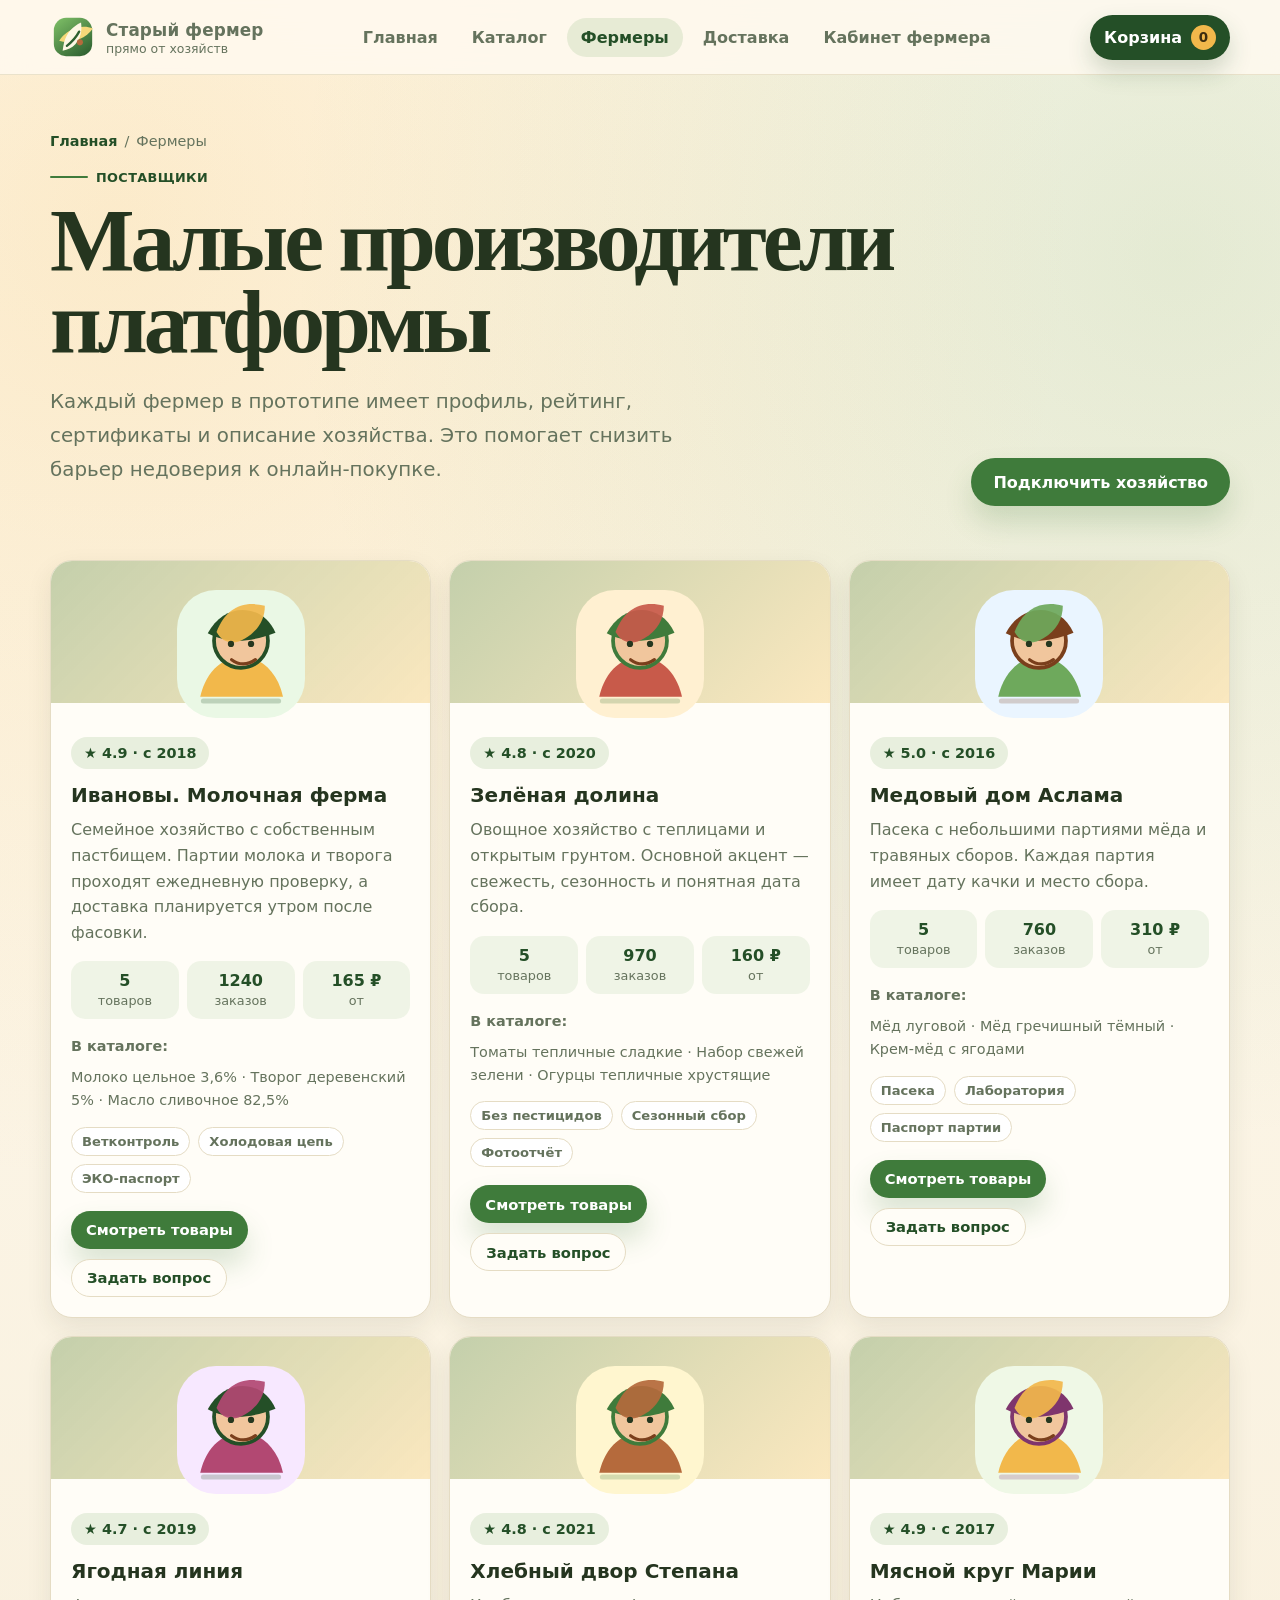
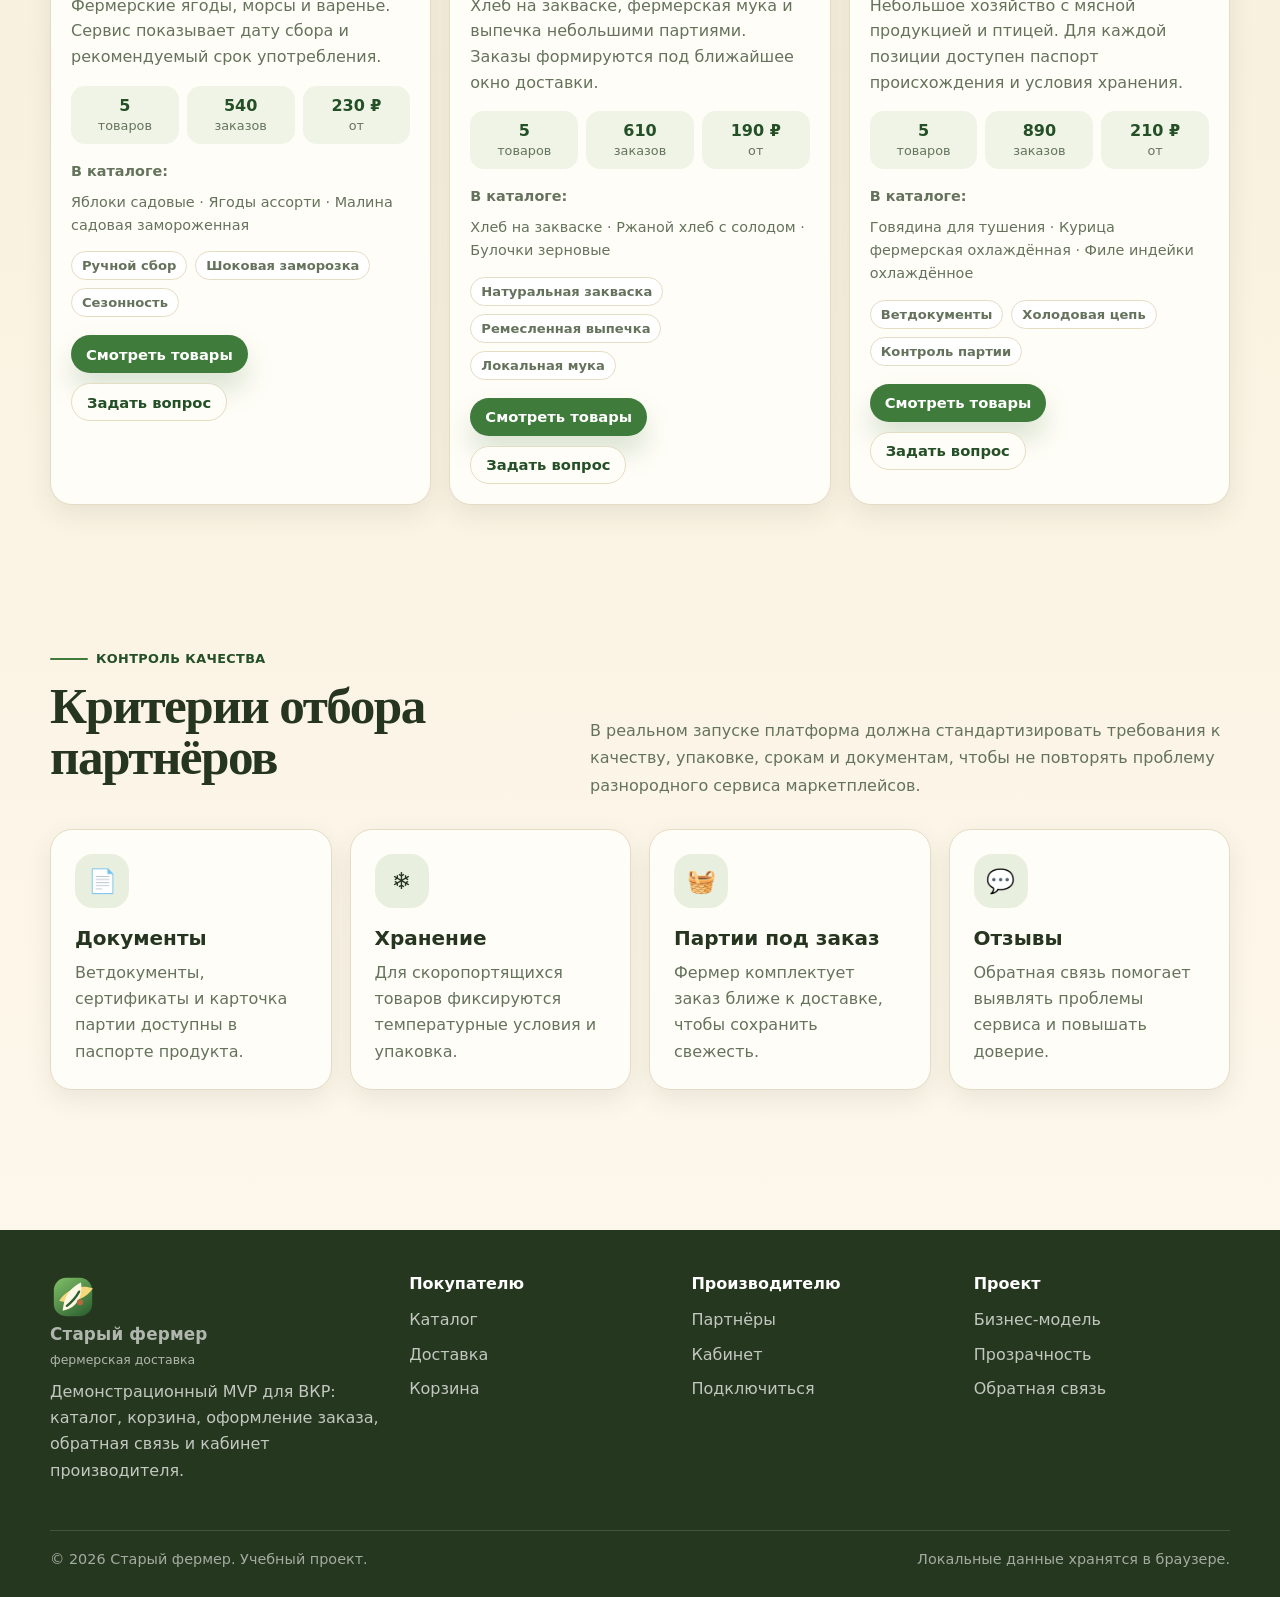
<file: stary-fermer-site 3/farmers.html>
<!doctype html>
<html lang="ru">
<head>
  <meta charset="utf-8">
  <meta name="viewport" content="width=device-width, initial-scale=1">
  <meta name="description" content="Старый фермер — MVP веб-сервиса доставки фермерской продукции напрямую от малых производителей к конечному потребителю.">
  <title>Фермеры — Старый фермер</title>
  <link rel="icon" href="assets/img/logo.svg" type="image/svg+xml">
  <link rel="stylesheet" href="assets/css/styles.css">
</head>
<body>
  <a class="skip-link" href="#main">К основному содержимому</a>
  <header class="site-header">
    <div class="container header-inner">
      <a class="logo" href="index.html" aria-label="На главную">
        <img src="assets/img/logo.svg" alt="" aria-hidden="true">
        <span><strong>Старый фермер</strong><span>прямо от хозяйств</span></span>
      </a>
      <button class="nav-toggle" type="button" data-nav-toggle aria-expanded="false" aria-controls="primary-nav" aria-label="Открыть меню">
        <span></span><span></span><span></span>
      </button>
      <nav class="primary-nav" id="primary-nav" data-primary-nav aria-label="Основное меню">
        <a class="nav-link" data-nav-link href="index.html">Главная</a>
        <a class="nav-link" data-nav-link href="catalog.html">Каталог</a>
        <a class="nav-link" data-nav-link href="farmers.html">Фермеры</a>
        <a class="nav-link" data-nav-link href="delivery.html">Доставка</a>
        <a class="nav-link" data-nav-link href="farmer-cabinet.html">Кабинет фермера</a>
      </nav>
      <div class="header-actions">
        <a class="cart-pill" href="cart.html" aria-label="Перейти в корзину"><b>Корзина</b><span data-cart-count>0</span></a>
      </div>
    </div>
  </header>

  <main id="main">

    <section class="page-hero">
      <div class="container page-hero-grid">
        <div>
          <div class="breadcrumbs"><a href="index.html">Главная</a><span>/</span><span>Фермеры</span></div>
          <span class="kicker">Поставщики</span>
          <h1>Малые производители платформы</h1>
          <p class="lead">Каждый фермер в прототипе имеет профиль, рейтинг, сертификаты и описание хозяйства. Это помогает снизить барьер недоверия к онлайн-покупке.</p>
        </div>
        <button class="btn" type="button" data-open-modal>Подключить хозяйство</button>
      </div>
    </section>

    <section class="section" style="padding-top:24px">
      <div class="container">
        <div class="farmer-grid" data-farmers-grid></div>
      </div>
    </section>

    <section class="section">
      <div class="container">
        <div class="section-head">
          <div>
            <span class="kicker">Контроль качества</span>
            <h2>Критерии отбора партнёров</h2>
          </div>
          <p>В реальном запуске платформа должна стандартизировать требования к качеству, упаковке, срокам и документам, чтобы не повторять проблему разнородного сервиса маркетплейсов.</p>
        </div>
        <div class="info-grid">
          <div class="info-card reveal"><div class="icon">📄</div><h3>Документы</h3><p>Ветдокументы, сертификаты и карточка партии доступны в паспорте продукта.</p></div>
          <div class="info-card reveal"><div class="icon">❄️</div><h3>Хранение</h3><p>Для скоропортящихся товаров фиксируются температурные условия и упаковка.</p></div>
          <div class="info-card reveal"><div class="icon">🧺</div><h3>Партии под заказ</h3><p>Фермер комплектует заказ ближе к доставке, чтобы сохранить свежесть.</p></div>
          <div class="info-card reveal"><div class="icon">💬</div><h3>Отзывы</h3><p>Обратная связь помогает выявлять проблемы сервиса и повышать доверие.</p></div>
        </div>
      </div>
    </section>

  </main>

  <div class="modal-backdrop" data-modal aria-hidden="true">
    <div class="modal" role="dialog" aria-modal="true" aria-labelledby="modal-title">
      <div class="modal-head">
        <div>
          <span class="badge">Обратная связь</span>
          <h3 id="modal-title" style="margin-top:12px">Связаться с сервисом</h3>
        </div>
        <button class="modal-close" type="button" data-close-modal aria-label="Закрыть">×</button>
      </div>
      <form data-demo-form>
        <div class="form-grid">
          <div class="form-field">
            <label for="modal-name">Имя</label>
            <input class="input" id="modal-name" name="name" required placeholder="Ваше имя">
          </div>
          <div class="form-field">
            <label for="modal-phone">Телефон</label>
            <input class="input" id="modal-phone" name="phone" required placeholder="+7">
          </div>
          <div class="form-field full">
            <label for="modal-message">Сообщение</label>
            <textarea class="textarea" id="modal-message" name="message" placeholder="Вопрос о продукции, доставке или подключении фермера"></textarea>
          </div>
        </div>
        <button class="btn full" type="submit" style="margin-top:16px">Сохранить заявку</button>
      </form>
    </div>
  </div>

  <footer class="footer">
    <div class="container">
      <div class="footer-grid">
        <div>
          <a class="logo" href="index.html">
            <img src="assets/img/logo.svg" alt="Логотип Старый фермер">
            <span><strong>Старый фермер</strong><span>фермерская доставка</span></span>
          </a>
          <p>Демонстрационный MVP для ВКР: каталог, корзина, оформление заказа, обратная связь и кабинет производителя.</p>
        </div>
        <div>
          <h4>Покупателю</h4>
          <a href="catalog.html">Каталог</a>
          <a href="delivery.html">Доставка</a>
          <a href="cart.html">Корзина</a>
        </div>
        <div>
          <h4>Производителю</h4>
          <a href="farmers.html">Партнёры</a>
          <a href="farmer-cabinet.html">Кабинет</a>
          <a href="#" data-open-modal>Подключиться</a>
        </div>
        <div>
          <h4>Проект</h4>
          <a href="index.html#model">Бизнес-модель</a>
          <a href="index.html#trust">Прозрачность</a>
          <a href="#" data-open-modal>Обратная связь</a>
        </div>
      </div>
      <div class="footer-bottom">
        <span>© 2026 Старый фермер. Учебный проект.</span>
        <span>Локальные данные хранятся в браузере.</span>
      </div>
    </div>
  </footer>

  <script src="assets/js/data.js"></script>
  <script src="assets/js/main.js"></script>
  <script src="assets/js/farmers.js"></script>
</body>
</html>
</file>
<file: stary-fermer-site 3/assets/css/styles.css>
:root {
  --bg: #fffaf0;
  --bg-soft: #f6efd9;
  --bg-card: #fffdf7;
  --ink: #25351f;
  --muted: #65735d;
  --green: #3f7b3b;
  --green-2: #6ea95c;
  --green-dark: #244f27;
  --clay: #b56a3c;
  --honey: #f2b84b;
  --cream: #fdf4dc;
  --line: #e5dcc4;
  --danger: #b24848;
  --shadow: 0 18px 50px rgba(44, 58, 34, .13);
  --shadow-soft: 0 10px 26px rgba(44, 58, 34, .09);
  --radius-xl: 32px;
  --radius-lg: 22px;
  --radius-md: 16px;
  --container: 1180px;
  --font-main: "Manrope", "Inter", "Segoe UI", system-ui, -apple-system, BlinkMacSystemFont, Arial, sans-serif;
  --font-accent: "Cormorant Garamond", Georgia, "Times New Roman", serif;
}

* { box-sizing: border-box; }

html { scroll-behavior: smooth; }

body {
  margin: 0;
  font-family: var(--font-main);
  color: var(--ink);
  background:
    radial-gradient(circle at 9% 7%, rgba(242, 184, 75, .22), transparent 30%),
    radial-gradient(circle at 92% 8%, rgba(111, 169, 92, .18), transparent 28%),
    linear-gradient(180deg, #fffaf0 0%, #f9f1df 52%, #fffaf0 100%);
  min-height: 100vh;
}

body.locked { overflow: hidden; }

a { color: inherit; text-decoration: none; }

button, input, select, textarea { font: inherit; }

img { max-width: 100%; display: block; }

::selection { background: rgba(111, 169, 92, .25); }

.container {
  width: min(100% - 32px, var(--container));
  margin-inline: auto;
}

.skip-link {
  position: absolute;
  left: 16px;
  top: -60px;
  z-index: 1000;
  background: var(--green-dark);
  color: #fff;
  padding: 12px 16px;
  border-radius: 999px;
  transition: top .2s ease;
}

.skip-link:focus { top: 16px; }

.site-header {
  position: sticky;
  top: 0;
  z-index: 50;
  backdrop-filter: blur(16px);
  background: rgba(255, 250, 240, .84);
  border-bottom: 1px solid rgba(229, 220, 196, .8);
}

.header-inner {
  display: flex;
  align-items: center;
  justify-content: space-between;
  gap: 18px;
  padding: 14px 0;
}

.logo {
  display: flex;
  align-items: center;
  gap: 10px;
  min-width: 190px;
}

.logo img { width: 46px; height: 46px; }

.logo strong {
  display: block;
  font-size: 1.05rem;
  letter-spacing: .01em;
}

.logo span {
  display: block;
  color: var(--muted);
  font-size: .78rem;
  margin-top: 1px;
}

.primary-nav {
  display: flex;
  align-items: center;
  justify-content: center;
  gap: 6px;
  flex: 1;
}

.nav-link {
  color: var(--muted);
  font-weight: 700;
  padding: 10px 14px;
  border-radius: 999px;
  transition: color .18s ease, background .18s ease, transform .18s ease;
}

.nav-link:hover,
.nav-link.active {
  color: var(--green-dark);
  background: rgba(111, 169, 92, .16);
}

.header-actions {
  display: flex;
  align-items: center;
  gap: 10px;
}

.cart-pill,
.btn {
  border: 0;
  cursor: pointer;
  display: inline-flex;
  align-items: center;
  justify-content: center;
  gap: 9px;
  border-radius: 999px;
  font-weight: 800;
  white-space: nowrap;
  transition: transform .18s ease, box-shadow .18s ease, background .18s ease, color .18s ease, border-color .18s ease;
}

.cart-pill {
  background: var(--green-dark);
  color: #fff;
  padding: 10px 14px;
  box-shadow: 0 12px 24px rgba(36, 79, 39, .2);
}

.cart-pill:hover,
.btn:hover { transform: translateY(-2px); }

.cart-pill span {
  min-width: 25px;
  min-height: 25px;
  padding: 3px 7px;
  display: inline-grid;
  place-items: center;
  border-radius: 999px;
  background: var(--honey);
  color: #3d2d0f;
  font-size: .84rem;
}

.nav-toggle {
  display: none;
  width: 44px;
  height: 44px;
  border: 1px solid var(--line);
  background: #fffdf7;
  border-radius: 14px;
  padding: 10px;
  cursor: pointer;
}

.nav-toggle span {
  display: block;
  height: 2px;
  background: var(--green-dark);
  margin: 5px 0;
  border-radius: 999px;
}

.btn {
  min-height: 48px;
  padding: 0 22px;
  background: var(--green);
  color: #fff;
  box-shadow: 0 16px 28px rgba(63, 123, 59, .2);
}

.btn.secondary {
  background: #fffdf7;
  color: var(--green-dark);
  border: 1px solid var(--line);
  box-shadow: none;
}

.btn.ghost {
  background: transparent;
  color: var(--green-dark);
  box-shadow: none;
  border: 1px solid rgba(63, 123, 59, .35);
}

.btn.warning { background: var(--clay); }

.btn.small {
  min-height: 38px;
  padding: 0 15px;
  font-size: .92rem;
}

.btn.full { width: 100%; }

.badge {
  display: inline-flex;
  align-items: center;
  gap: 8px;
  padding: 8px 13px;
  border-radius: 999px;
  background: rgba(111, 169, 92, .16);
  color: var(--green-dark);
  font-weight: 800;
  font-size: .9rem;
}

.badge.honey { background: rgba(242, 184, 75, .24); color: #65420b; }
.badge.clay { background: rgba(181, 106, 60, .16); color: #7a3f1c; }
.badge.light { background: #fff; border: 1px solid var(--line); }

.hero {
  position: relative;
  padding: 72px 0 44px;
  overflow: hidden;
}

.hero-grid {
  display: grid;
  grid-template-columns: minmax(0, 1.02fr) minmax(320px, .88fr);
  align-items: center;
  gap: 48px;
}

.kicker {
  display: inline-flex;
  align-items: center;
  gap: 8px;
  color: var(--green-dark);
  font-weight: 900;
  letter-spacing: .03em;
  text-transform: uppercase;
  font-size: .8rem;
  margin-bottom: 14px;
}

.kicker::before {
  content: "";
  width: 38px;
  height: 2px;
  background: var(--green);
  border-radius: 999px;
}

h1, h2, h3, h4, p { margin-top: 0; }

h1 {
  font-family: var(--font-accent);
  font-weight: 800;
  font-size: clamp(2.65rem, 7vw, 5.6rem);
  line-height: .92;
  letter-spacing: -.045em;
  margin-bottom: 22px;
}

h2 {
  font-family: var(--font-accent);
  font-size: clamp(2rem, 4vw, 3.55rem);
  line-height: 1;
  letter-spacing: -.03em;
  margin-bottom: 16px;
}

h3 { font-size: 1.25rem; line-height: 1.2; margin-bottom: 10px; }

.lead {
  font-size: clamp(1.05rem, 1.6vw, 1.24rem);
  line-height: 1.7;
  color: var(--muted);
  max-width: 690px;
}

.hero-actions {
  display: flex;
  flex-wrap: wrap;
  gap: 13px;
  margin: 32px 0 28px;
}

.hero-points {
  display: grid;
  grid-template-columns: repeat(3, minmax(0, 1fr));
  gap: 12px;
  max-width: 760px;
}

.point {
  display: flex;
  gap: 10px;
  align-items: flex-start;
  padding: 14px;
  background: rgba(255, 253, 247, .72);
  border: 1px solid rgba(229, 220, 196, .72);
  border-radius: 18px;
}

.point b { display: block; margin-bottom: 2px; }
.point small { color: var(--muted); line-height: 1.45; }
.point-icon { font-size: 1.3rem; }

.hero-visual {
  position: relative;
  min-height: 520px;
}

.hero-visual .hero-img {
  width: min(100%, 560px);
  margin-inline: auto;
  filter: drop-shadow(0 34px 40px rgba(61, 79, 42, .16));
}

.float-card {
  position: absolute;
  display: grid;
  gap: 4px;
  background: rgba(255, 253, 247, .92);
  border: 1px solid var(--line);
  border-radius: 20px;
  padding: 14px 16px;
  box-shadow: var(--shadow-soft);
}

.float-card strong { font-size: 1.1rem; }
.float-card span { color: var(--muted); font-size: .9rem; }
.float-card.one { left: 0; top: 72px; }
.float-card.two { right: 0; bottom: 90px; }
.float-card.three { left: 24px; bottom: 32px; }

.section {
  padding: 70px 0;
}

.section-head {
  display: flex;
  align-items: flex-end;
  justify-content: space-between;
  gap: 22px;
  margin-bottom: 30px;
}

.section-head p {
  color: var(--muted);
  line-height: 1.7;
  max-width: 640px;
  margin-bottom: 0;
}

.stats-grid {
  display: grid;
  grid-template-columns: repeat(4, minmax(0, 1fr));
  gap: 16px;
}

.stat-card,
.info-card,
.category-card,
.product-card,
.farmer-card,
.timeline-card,
.checkout-card,
.panel-card,
.cart-summary,
.form-card,
.table-card,
.empty-state,
.order-card {
  background: var(--bg-card);
  border: 1px solid var(--line);
  border-radius: var(--radius-lg);
  box-shadow: var(--shadow-soft);
}

.stat-card {
  padding: 24px;
  min-height: 158px;
}

.stat-card strong {
  font-family: var(--font-accent);
  font-size: clamp(2.2rem, 4vw, 3.35rem);
  line-height: 1;
  display: block;
  margin-bottom: 10px;
  color: var(--green-dark);
}

.stat-card span { color: var(--muted); line-height: 1.55; }

.category-grid {
  display: grid;
  grid-template-columns: repeat(4, minmax(0, 1fr));
  gap: 18px;
}

.category-card {
  position: relative;
  overflow: hidden;
  padding: 22px;
  min-height: 240px;
  transition: transform .18s ease, box-shadow .18s ease;
}

.category-card:hover,
.product-card:hover,
.farmer-card:hover,
.info-card:hover { transform: translateY(-4px); box-shadow: var(--shadow); }

.category-card img {
  width: 118px;
  height: 118px;
  margin-left: auto;
  object-fit: contain;
}

.category-card h3 { margin-top: 12px; }
.category-card p { color: var(--muted); line-height: 1.55; margin-bottom: 0; }

.product-grid {
  display: grid;
  grid-template-columns: repeat(3, minmax(0, 1fr));
  gap: 18px;
}

.product-card {
  position: relative;
  overflow: hidden;
  display: flex;
  flex-direction: column;
  transition: transform .18s ease, box-shadow .18s ease;
}

.product-image {
  background:
    linear-gradient(135deg, rgba(111, 169, 92, .17), rgba(242, 184, 75, .16)),
    var(--cream);
  padding: 22px;
  min-height: 210px;
  display: grid;
  place-items: center;
}

.product-image img { width: 88%; height: 180px; object-fit: contain; }

.product-body {
  padding: 20px;
  display: flex;
  flex-direction: column;
  gap: 12px;
  flex: 1;
}

.product-top {
  display: flex;
  align-items: flex-start;
  justify-content: space-between;
  gap: 12px;
}

.product-title {
  font-size: 1.16rem;
  margin: 0;
}

.product-meta,
.mini-meta {
  display: flex;
  flex-wrap: wrap;
  gap: 8px;
  color: var(--muted);
  font-size: .9rem;
}

.chip {
  display: inline-flex;
  align-items: center;
  gap: 6px;
  padding: 6px 10px;
  border-radius: 999px;
  background: rgba(63, 123, 59, .1);
  color: var(--green-dark);
  font-weight: 800;
  font-size: .82rem;
}

.chip.neutral { background: #f4ecd8; color: #725025; }
.chip.outline { background: #fff; border: 1px solid var(--line); color: var(--muted); }

.price-row {
  display: flex;
  align-items: center;
  justify-content: space-between;
  gap: 14px;
  margin-top: auto;
}

.price {
  font-size: 1.35rem;
  font-weight: 900;
  color: var(--green-dark);
}

.price small { color: var(--muted); font-size: .85rem; font-weight: 700; }

.info-grid {
  display: grid;
  grid-template-columns: repeat(4, minmax(0, 1fr));
  gap: 18px;
}

.info-card {
  padding: 24px;
  transition: transform .18s ease, box-shadow .18s ease;
}

.info-card .icon {
  width: 54px;
  height: 54px;
  display: grid;
  place-items: center;
  border-radius: 18px;
  background: rgba(111, 169, 92, .16);
  font-size: 1.45rem;
  margin-bottom: 18px;
}

.info-card p { color: var(--muted); line-height: 1.65; margin-bottom: 0; }

.traceability {
  display: grid;
  grid-template-columns: .95fr 1.05fr;
  gap: 28px;
  align-items: stretch;
}

.trace-card {
  position: relative;
  overflow: hidden;
  padding: 34px;
  border-radius: var(--radius-xl);
  background: linear-gradient(145deg, var(--green-dark), #406d35);
  color: #fff;
  box-shadow: var(--shadow);
}

.trace-card::after {
  content: "";
  position: absolute;
  width: 260px;
  height: 260px;
  right: -80px;
  bottom: -120px;
  background: rgba(242, 184, 75, .2);
  border-radius: 50%;
}

.trace-card h2 { color: #fff; }
.trace-card p { color: rgba(255,255,255,.78); line-height: 1.7; }

.passport {
  position: relative;
  z-index: 1;
  margin-top: 26px;
  display: grid;
  gap: 12px;
}

.passport-row {
  display: flex;
  justify-content: space-between;
  gap: 20px;
  padding: 13px 0;
  border-bottom: 1px solid rgba(255,255,255,.2);
}

.passport-row span { color: rgba(255,255,255,.7); }
.passport-row b { text-align: right; }

.journey {
  display: grid;
  gap: 16px;
}

.journey-step {
  display: grid;
  grid-template-columns: 52px 1fr;
  gap: 16px;
  padding: 22px;
  background: #fffdf7;
  border: 1px solid var(--line);
  border-radius: var(--radius-lg);
}

.journey-step .num {
  width: 52px;
  height: 52px;
  display: grid;
  place-items: center;
  border-radius: 18px;
  background: var(--honey);
  font-weight: 900;
  color: #4c3510;
}

.journey-step p { color: var(--muted); line-height: 1.6; margin-bottom: 0; }

.cta-box {
  margin-top: 36px;
  padding: 34px;
  border-radius: var(--radius-xl);
  background:
    linear-gradient(135deg, rgba(63, 123, 59, .95), rgba(36, 79, 39, .95)),
    url("../img/pattern.svg");
  color: #fff;
  display: flex;
  align-items: center;
  justify-content: space-between;
  gap: 26px;
  box-shadow: var(--shadow);
}

.cta-box p { color: rgba(255,255,255,.78); line-height: 1.7; margin-bottom: 0; max-width: 720px; }
.cta-box .btn { background: #fff; color: var(--green-dark); box-shadow: none; }

.page-hero {
  padding: 58px 0 30px;
}

.page-hero-grid {
  display: grid;
  grid-template-columns: 1fr auto;
  gap: 24px;
  align-items: end;
}

.breadcrumbs {
  display: flex;
  flex-wrap: wrap;
  gap: 7px;
  color: var(--muted);
  font-size: .9rem;
  margin-bottom: 14px;
}

.breadcrumbs a { color: var(--green-dark); font-weight: 800; }

.catalog-layout {
  display: grid;
  grid-template-columns: 280px 1fr;
  gap: 22px;
  align-items: start;
}

.filters {
  position: sticky;
  top: 92px;
  padding: 20px;
  background: var(--bg-card);
  border: 1px solid var(--line);
  border-radius: var(--radius-lg);
  box-shadow: var(--shadow-soft);
}

.filter-group { margin-bottom: 20px; }
.filter-group:last-child { margin-bottom: 0; }
.filter-group label,
.form-field label {
  display: block;
  font-weight: 900;
  margin-bottom: 8px;
}

.input,
.select,
.textarea {
  width: 100%;
  border: 1px solid var(--line);
  background: #fffef9;
  color: var(--ink);
  border-radius: 14px;
  padding: 13px 14px;
  outline: none;
  transition: border-color .18s ease, box-shadow .18s ease;
}

.input:focus,
.select:focus,
.textarea:focus {
  border-color: var(--green-2);
  box-shadow: 0 0 0 4px rgba(111, 169, 92, .16);
}

.textarea { min-height: 118px; resize: vertical; }

.segmented {
  display: flex;
  flex-wrap: wrap;
  gap: 8px;
}

.segmented button,
.tag-filter {
  border: 1px solid var(--line);
  background: #fffef9;
  color: var(--muted);
  border-radius: 999px;
  padding: 9px 12px;
  cursor: pointer;
  font-weight: 800;
}

.segmented button.active,
.tag-filter.active {
  border-color: rgba(63, 123, 59, .55);
  background: rgba(111, 169, 92, .17);
  color: var(--green-dark);
}

.switch {
  display: flex !important;
  align-items: center;
  gap: 10px;
  color: var(--muted);
  font-weight: 800 !important;
  cursor: pointer;
}

.switch input { width: 18px; height: 18px; accent-color: var(--green); }

.filter-count {
  display: inline-flex;
  align-items: center;
  justify-content: center;
  min-width: 22px;
  height: 22px;
  margin-left: 4px;
  padding: 0 6px;
  border-radius: 999px;
  background: rgba(63, 123, 59, .1);
  color: var(--green-dark);
  font-size: .75rem;
}

.farmer-assortment {
  margin: 14px 0;
}

.farmer-assortment b {
  display: block;
  margin-bottom: 8px;
  color: var(--green-dark);
}


.catalog-top {
  display: flex;
  align-items: center;
  justify-content: space-between;
  gap: 18px;
  margin-bottom: 18px;
}

.catalog-top p { color: var(--muted); margin-bottom: 0; }

.toolbar { display: flex; gap: 12px; align-items: center; }
.toolbar .select { min-width: 210px; }

.catalog-grid.product-grid { grid-template-columns: repeat(3, minmax(0, 1fr)); }

.cart-layout {
  display: grid;
  grid-template-columns: minmax(0, 1fr) 380px;
  gap: 22px;
  align-items: start;
}

.cart-items { display: grid; gap: 14px; }

.cart-item {
  display: grid;
  grid-template-columns: 116px 1fr auto;
  gap: 18px;
  align-items: center;
  padding: 16px;
  background: var(--bg-card);
  border: 1px solid var(--line);
  border-radius: var(--radius-lg);
}

.cart-item img {
  width: 116px;
  height: 94px;
  object-fit: contain;
  background: var(--cream);
  border-radius: 16px;
  padding: 10px;
}

.qty-control {
  display: inline-flex;
  align-items: center;
  gap: 7px;
  border: 1px solid var(--line);
  border-radius: 999px;
  padding: 4px;
  background: #fffef9;
}

.qty-control button {
  border: 0;
  width: 32px;
  height: 32px;
  border-radius: 999px;
  background: rgba(111, 169, 92, .16);
  color: var(--green-dark);
  cursor: pointer;
  font-weight: 900;
}

.qty-control span { min-width: 26px; text-align: center; font-weight: 900; }

.cart-summary {
  position: sticky;
  top: 92px;
  padding: 22px;
}

.summary-row {
  display: flex;
  justify-content: space-between;
  gap: 12px;
  padding: 12px 0;
  border-bottom: 1px solid var(--line);
  color: var(--muted);
}

.summary-row strong { color: var(--ink); }
.summary-row.total { font-size: 1.25rem; color: var(--ink); border-bottom: 0; }

.checkout-card { padding: 24px; margin-top: 18px; }

.form-grid {
  display: grid;
  grid-template-columns: repeat(2, minmax(0, 1fr));
  gap: 14px;
}

.form-field.full { grid-column: 1 / -1; }

.help-text { color: var(--muted); font-size: .9rem; line-height: 1.5; margin-top: 6px; }

.radio-grid {
  display: grid;
  grid-template-columns: repeat(2, minmax(0, 1fr));
  gap: 12px;
}

.radio-card {
  display: flex;
  align-items: flex-start;
  gap: 10px;
  padding: 13px;
  border: 1px solid var(--line);
  border-radius: 16px;
  background: #fffef9;
  cursor: pointer;
}

.radio-card input { margin-top: 3px; accent-color: var(--green); }
.radio-card b { display: block; margin-bottom: 2px; }
.radio-card span { display: block; color: var(--muted); font-size: .88rem; line-height: 1.45; }

.empty-state {
  padding: 34px;
  text-align: center;
}
.empty-state img { width: 190px; margin: 0 auto 18px; }
.empty-state p { color: var(--muted); line-height: 1.7; }

.farmer-grid {
  display: grid;
  grid-template-columns: repeat(3, minmax(0, 1fr));
  gap: 18px;
}

.farmer-card {
  overflow: hidden;
  transition: transform .18s ease, box-shadow .18s ease;
}

.farmer-cover {
  height: 142px;
  background:
    linear-gradient(135deg, rgba(63, 123, 59, .3), rgba(242, 184, 75, .2)),
    var(--cream);
  display: grid;
  place-items: center;
}

.farmer-cover img { width: 138px; height: 138px; object-fit: contain; transform: translateY(22px); }
.farmer-body { padding: 34px 20px 20px; }
.farmer-body p { color: var(--muted); line-height: 1.6; }
.farmer-stats { display: grid; grid-template-columns: repeat(3, 1fr); gap: 8px; margin: 16px 0; }
.farmer-stats div { padding: 10px; background: rgba(111,169,92,.11); border-radius: 14px; text-align: center; }
.farmer-stats b { display: block; color: var(--green-dark); }
.farmer-stats span { color: var(--muted); font-size: .8rem; }

.delivery-grid {
  display: grid;
  grid-template-columns: 1fr .9fr;
  gap: 22px;
  align-items: start;
}

.timeline { display: grid; gap: 14px; }
.timeline-card { display: grid; grid-template-columns: 58px 1fr; gap: 16px; padding: 20px; }
.timeline-card .time {
  width: 58px;
  height: 58px;
  border-radius: 20px;
  background: rgba(111, 169, 92, .17);
  display: grid;
  place-items: center;
  color: var(--green-dark);
  font-weight: 900;
}
.timeline-card p { color: var(--muted); line-height: 1.6; margin-bottom: 0; }

.form-card { padding: 24px; }
.calculator-result {
  padding: 16px;
  border-radius: 18px;
  background: rgba(111, 169, 92, .14);
  color: var(--green-dark);
  font-weight: 900;
  line-height: 1.55;
  margin-top: 14px;
}

.faq { display: grid; gap: 12px; }
.faq-item {
  background: var(--bg-card);
  border: 1px solid var(--line);
  border-radius: 18px;
  overflow: hidden;
}
.faq-question {
  width: 100%;
  border: 0;
  background: transparent;
  padding: 18px 20px;
  display: flex;
  justify-content: space-between;
  align-items: center;
  gap: 16px;
  cursor: pointer;
  font-weight: 900;
  text-align: left;
}
.faq-question span:last-child { font-size: 1.25rem; color: var(--green-dark); }
.faq-answer { display: none; padding: 0 20px 18px; color: var(--muted); line-height: 1.65; }
.faq-item.open .faq-answer { display: block; }

.dashboard-grid {
  display: grid;
  grid-template-columns: .95fr 1.05fr;
  gap: 22px;
}
.panel-card { padding: 24px; }
.panel-stats { display: grid; grid-template-columns: repeat(3, 1fr); gap: 12px; margin: 18px 0 0; }
.panel-stat { padding: 15px; background: rgba(111,169,92,.12); border-radius: 16px; }
.panel-stat b { display: block; font-size: 1.55rem; color: var(--green-dark); }
.panel-stat span { color: var(--muted); font-size: .9rem; }

.product-list-mini { display: grid; gap: 12px; }
.mini-product {
  display: grid;
  grid-template-columns: 74px 1fr auto;
  gap: 12px;
  align-items: center;
  padding: 12px;
  border: 1px solid var(--line);
  border-radius: 16px;
  background: #fffef9;
}
.mini-product img { width: 74px; height: 58px; object-fit: contain; background: var(--cream); border-radius: 12px; padding: 6px; }
.mini-product h4 { margin-bottom: 5px; }

.table-card { overflow: hidden; }
.responsive-table { width: 100%; border-collapse: collapse; }
.responsive-table th,
.responsive-table td { padding: 14px 16px; border-bottom: 1px solid var(--line); text-align: left; }
.responsive-table th { background: rgba(111,169,92,.12); color: var(--green-dark); font-size: .9rem; }
.responsive-table td { color: var(--muted); }
.responsive-table tr:last-child td { border-bottom: 0; }

.toast {
  position: fixed;
  left: 50%;
  bottom: 24px;
  transform: translate(-50%, 20px);
  z-index: 100;
  background: var(--green-dark);
  color: #fff;
  border-radius: 999px;
  padding: 13px 18px;
  box-shadow: var(--shadow);
  opacity: 0;
  pointer-events: none;
  transition: opacity .2s ease, transform .2s ease;
}
.toast.show { opacity: 1; transform: translate(-50%, 0); }

.modal-backdrop {
  position: fixed;
  inset: 0;
  z-index: 90;
  background: rgba(22, 35, 20, .46);
  display: none;
  align-items: center;
  justify-content: center;
  padding: 20px;
}
.modal-backdrop.open { display: flex; }
.modal {
  width: min(100%, 520px);
  background: var(--bg-card);
  border: 1px solid var(--line);
  border-radius: var(--radius-xl);
  padding: 26px;
  box-shadow: var(--shadow);
}
.modal-head { display: flex; justify-content: space-between; gap: 16px; align-items: flex-start; margin-bottom: 14px; }
.modal-close {
  border: 0;
  background: rgba(111,169,92,.14);
  color: var(--green-dark);
  width: 40px;
  height: 40px;
  border-radius: 14px;
  cursor: pointer;
  font-size: 1.2rem;
}

.footer {
  padding: 44px 0 30px;
  background: #26371f;
  color: #fff;
  margin-top: 70px;
}
.footer-grid {
  display: grid;
  grid-template-columns: 1.3fr repeat(3, 1fr);
  gap: 26px;
}
.footer p,
.footer a { color: rgba(255,255,255,.72); line-height: 1.65; }
.footer h4 { color: #fff; margin-bottom: 14px; }
.footer a { display: block; margin-bottom: 8px; }
.footer .logo span { color: rgba(255,255,255,.64); }
.footer-bottom {
  margin-top: 30px;
  padding-top: 20px;
  border-top: 1px solid rgba(255,255,255,.14);
  display: flex;
  justify-content: space-between;
  gap: 16px;
  color: rgba(255,255,255,.58);
  font-size: .9rem;
}

.reveal { opacity: 0; transform: translateY(18px); transition: opacity .55s ease, transform .55s ease; }
.reveal.visible { opacity: 1; transform: translateY(0); }

@media (max-width: 1100px) {
  .hero-grid,
  .traceability,
  .delivery-grid,
  .dashboard-grid,
  .cart-layout { grid-template-columns: 1fr; }
  .hero-visual { min-height: auto; }
  .float-card.one { left: 24px; }
  .float-card.two { right: 24px; }
  .catalog-layout { grid-template-columns: 1fr; }
  .filters { position: static; }
  .catalog-grid.product-grid { grid-template-columns: repeat(2, minmax(0, 1fr)); }
  .cart-summary { position: static; }
}

@media (max-width: 920px) {
  .nav-toggle { display: block; }
  .primary-nav {
    position: fixed;
    top: 74px;
    left: 16px;
    right: 16px;
    flex-direction: column;
    align-items: stretch;
    padding: 16px;
    background: rgba(255, 253, 247, .97);
    border: 1px solid var(--line);
    border-radius: 22px;
    box-shadow: var(--shadow);
    transform: translateY(-10px);
    opacity: 0;
    pointer-events: none;
  }
  .primary-nav.open { transform: translateY(0); opacity: 1; pointer-events: auto; }
  .nav-link { width: 100%; }
  .stats-grid,
  .category-grid,
  .info-grid,
  .footer-grid { grid-template-columns: repeat(2, minmax(0, 1fr)); }
  .product-grid,
  .farmer-grid { grid-template-columns: repeat(2, minmax(0, 1fr)); }
  .hero-points { grid-template-columns: 1fr; }
  .page-hero-grid { grid-template-columns: 1fr; }
  .section-head { align-items: flex-start; flex-direction: column; }
  .cta-box { flex-direction: column; align-items: flex-start; }
}

@media (max-width: 650px) {
  .container { width: min(100% - 22px, var(--container)); }
  .hero { padding-top: 44px; }
  .logo span { display: none; }
  .cart-pill { padding: 9px 11px; }
  .cart-pill b { display: none; }
  .stats-grid,
  .category-grid,
  .info-grid,
  .product-grid,
  .catalog-grid.product-grid,
  .farmer-grid,
  .form-grid,
  .radio-grid,
  .panel-stats,
  .footer-grid { grid-template-columns: 1fr; }
  .float-card { position: static; margin: 10px 0; }
  .hero-visual .hero-img { margin-top: 16px; }
  .cart-item,
  .mini-product { grid-template-columns: 1fr; }
  .cart-item img,
  .mini-product img { width: 100%; height: 150px; }
  .toolbar { width: 100%; flex-direction: column; align-items: stretch; }
  .catalog-top { align-items: flex-start; flex-direction: column; }
  .footer-bottom { flex-direction: column; }
  .responsive-table thead { display: none; }
  .responsive-table, .responsive-table tbody, .responsive-table tr, .responsive-table td { display: block; width: 100%; }
  .responsive-table tr { border-bottom: 1px solid var(--line); }
  .responsive-table td { border-bottom: 0; padding: 10px 16px; }
  .responsive-table td::before { content: attr(data-label); display: block; font-weight: 900; color: var(--green-dark); margin-bottom: 4px; }
}
</file>
